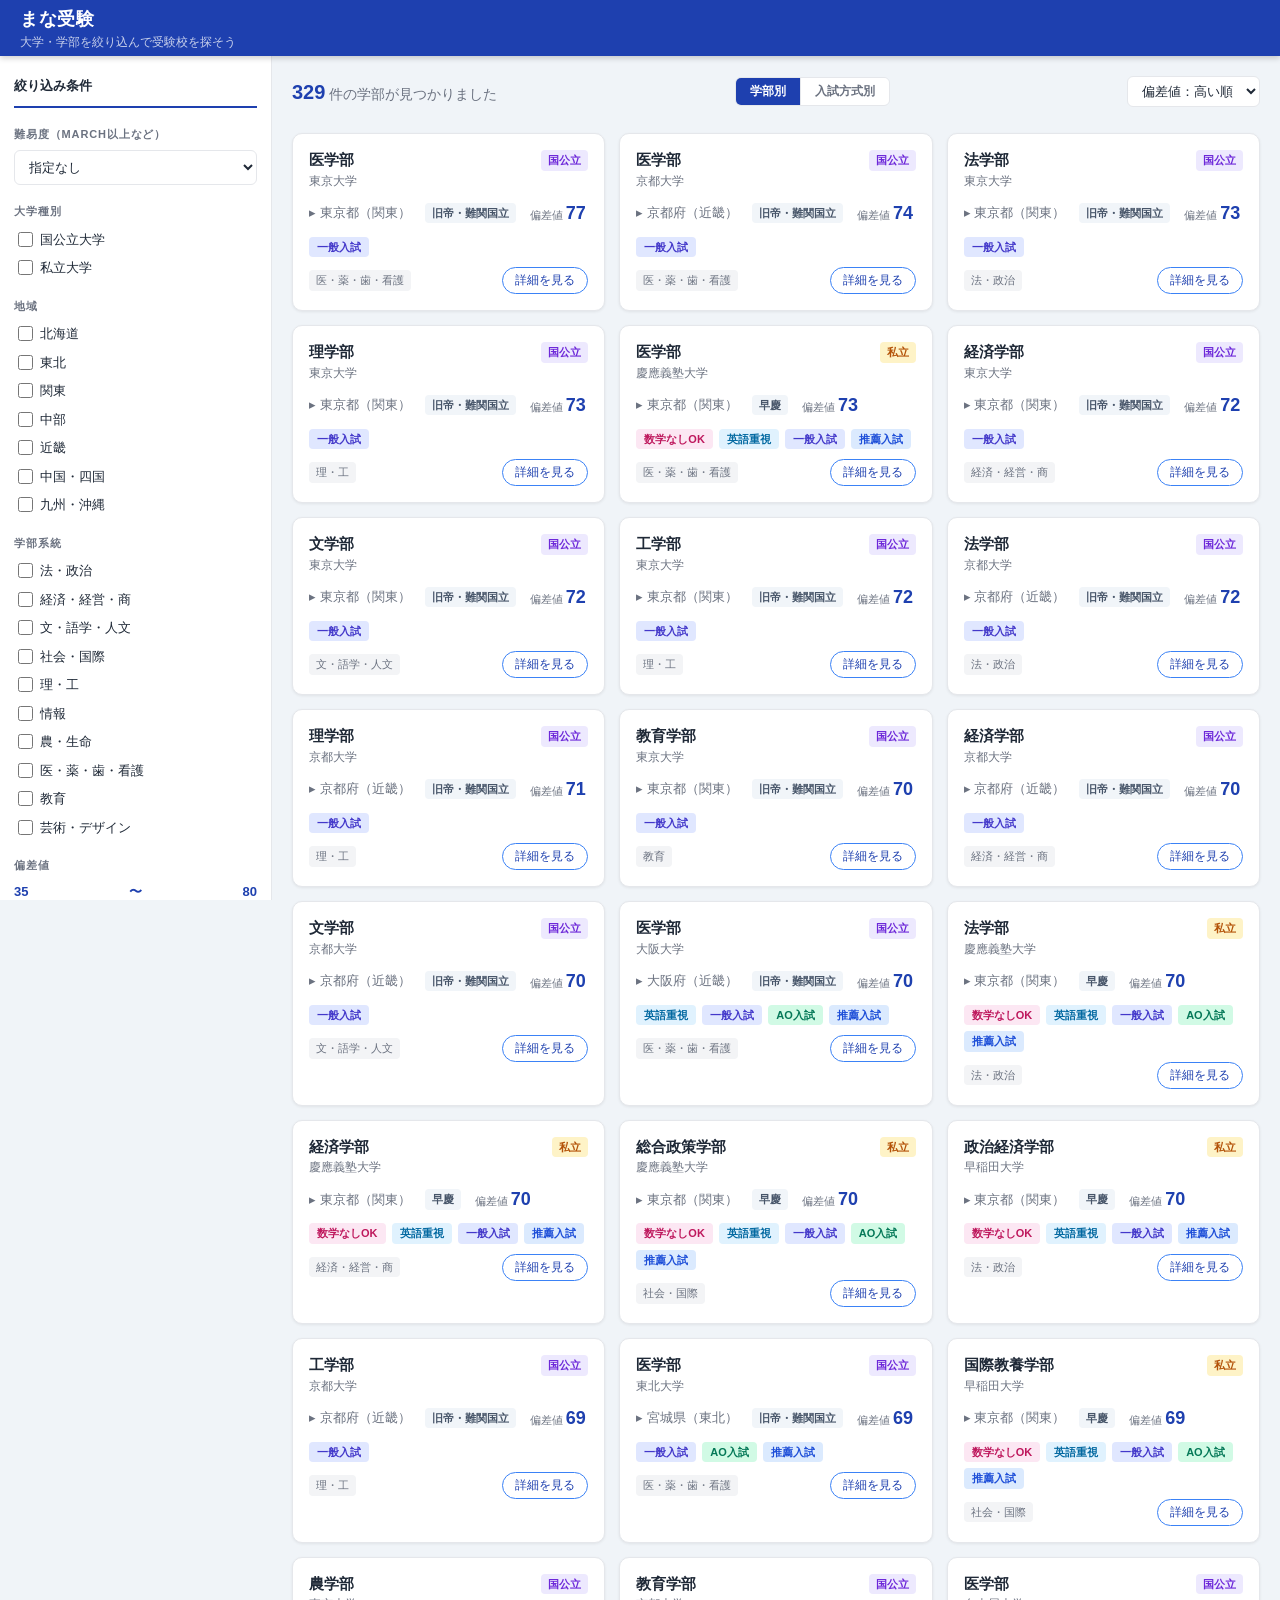
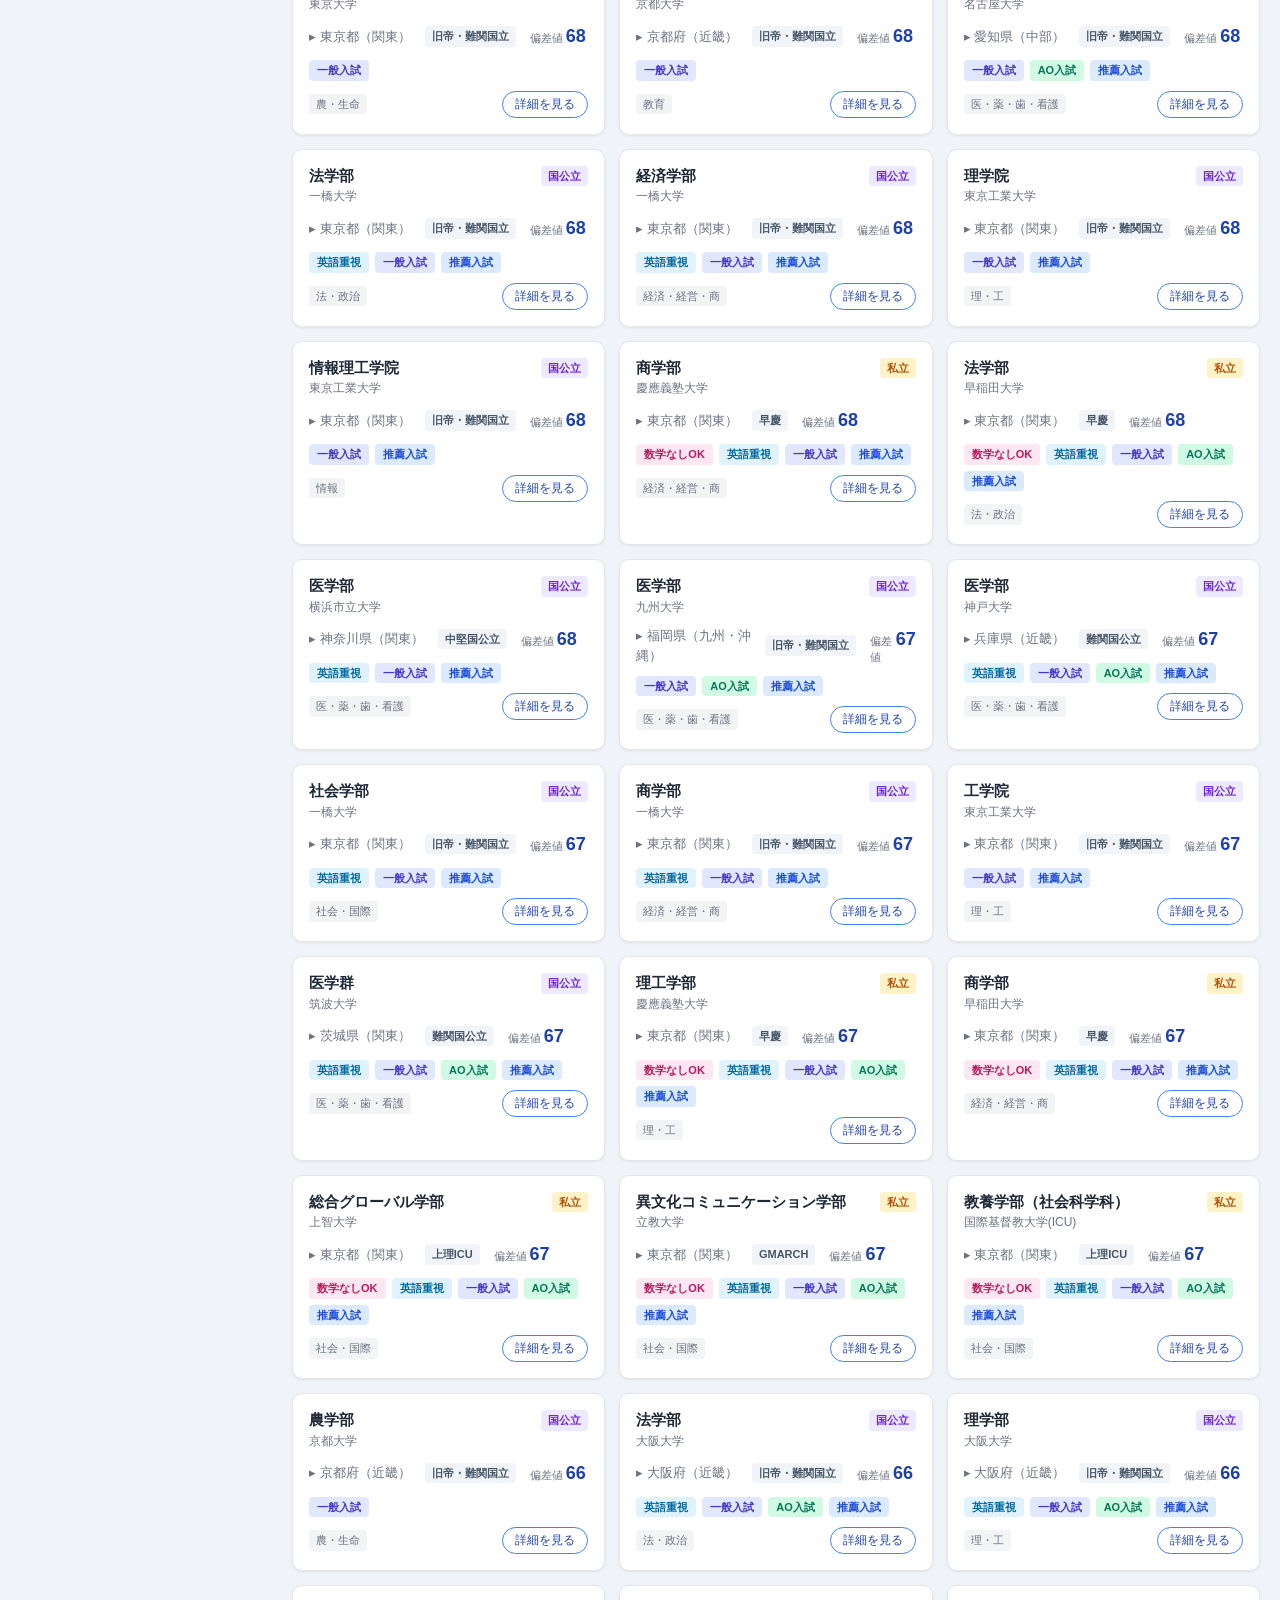
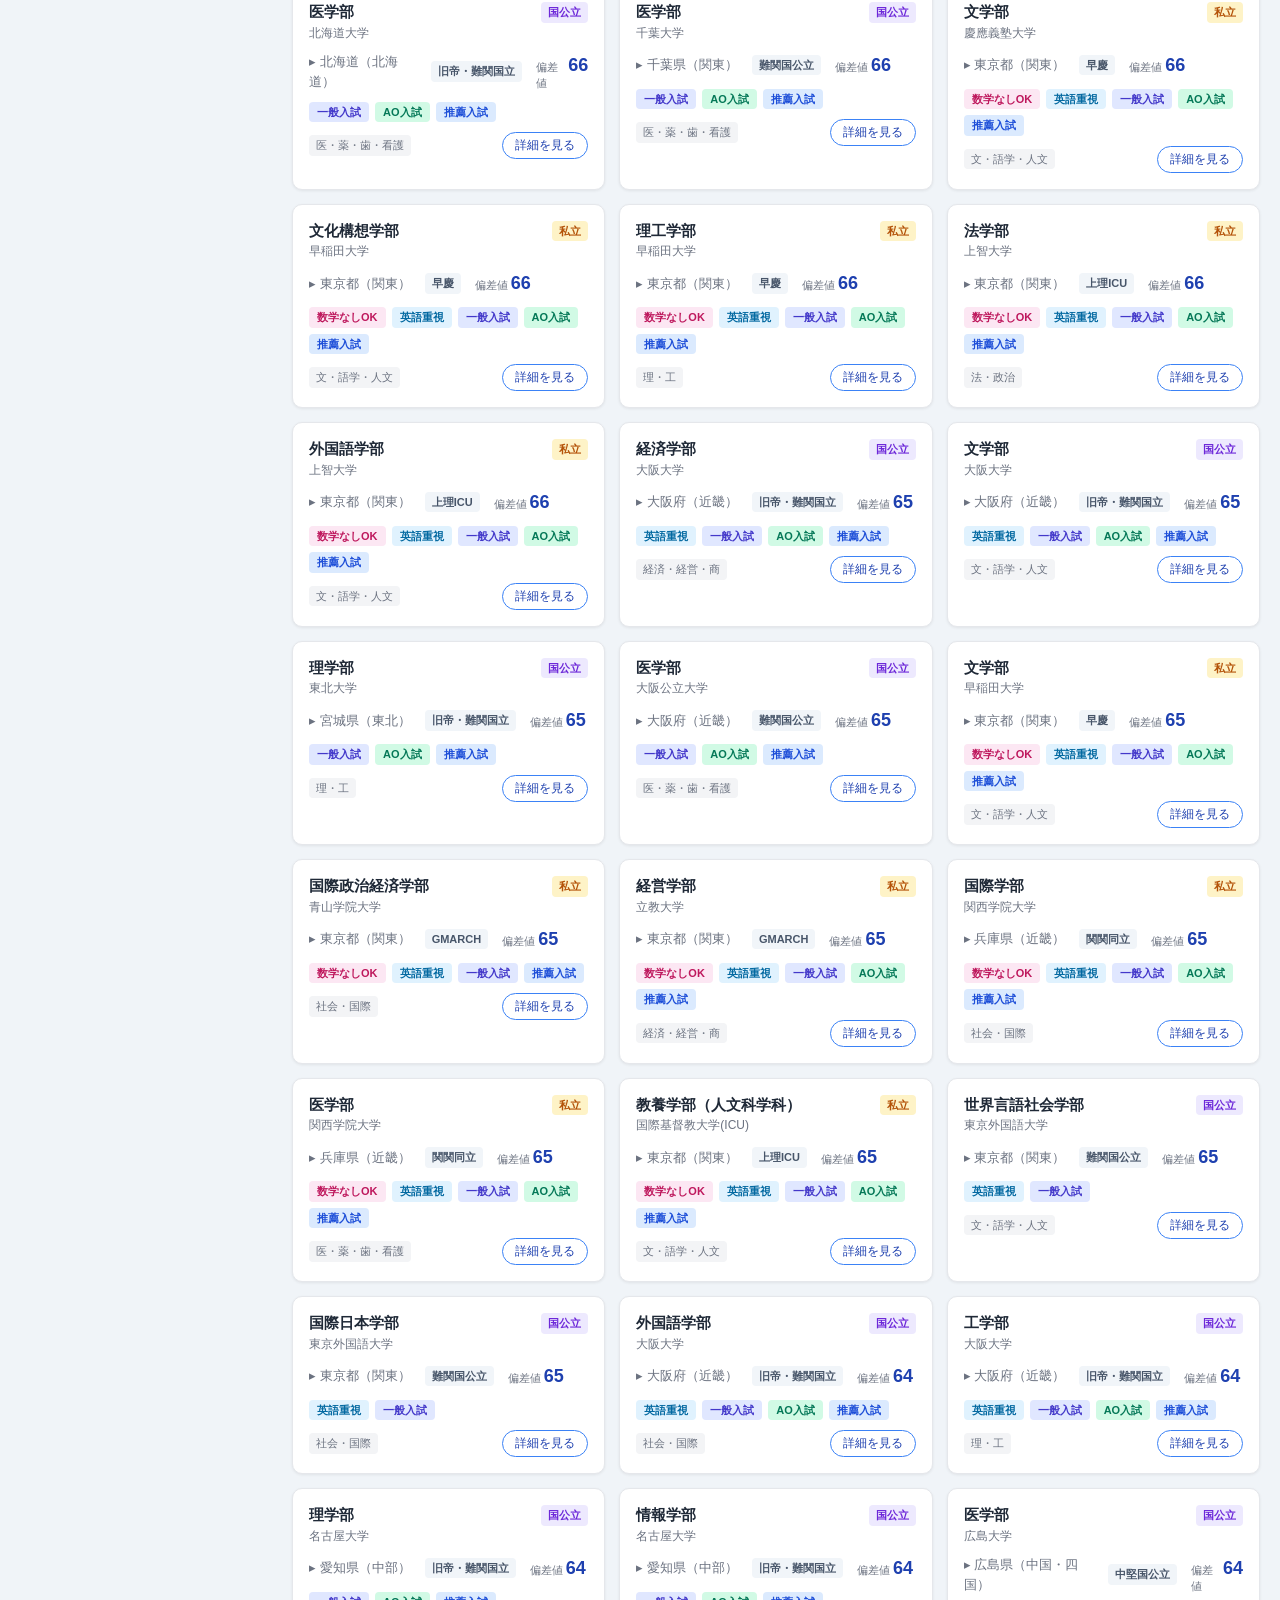
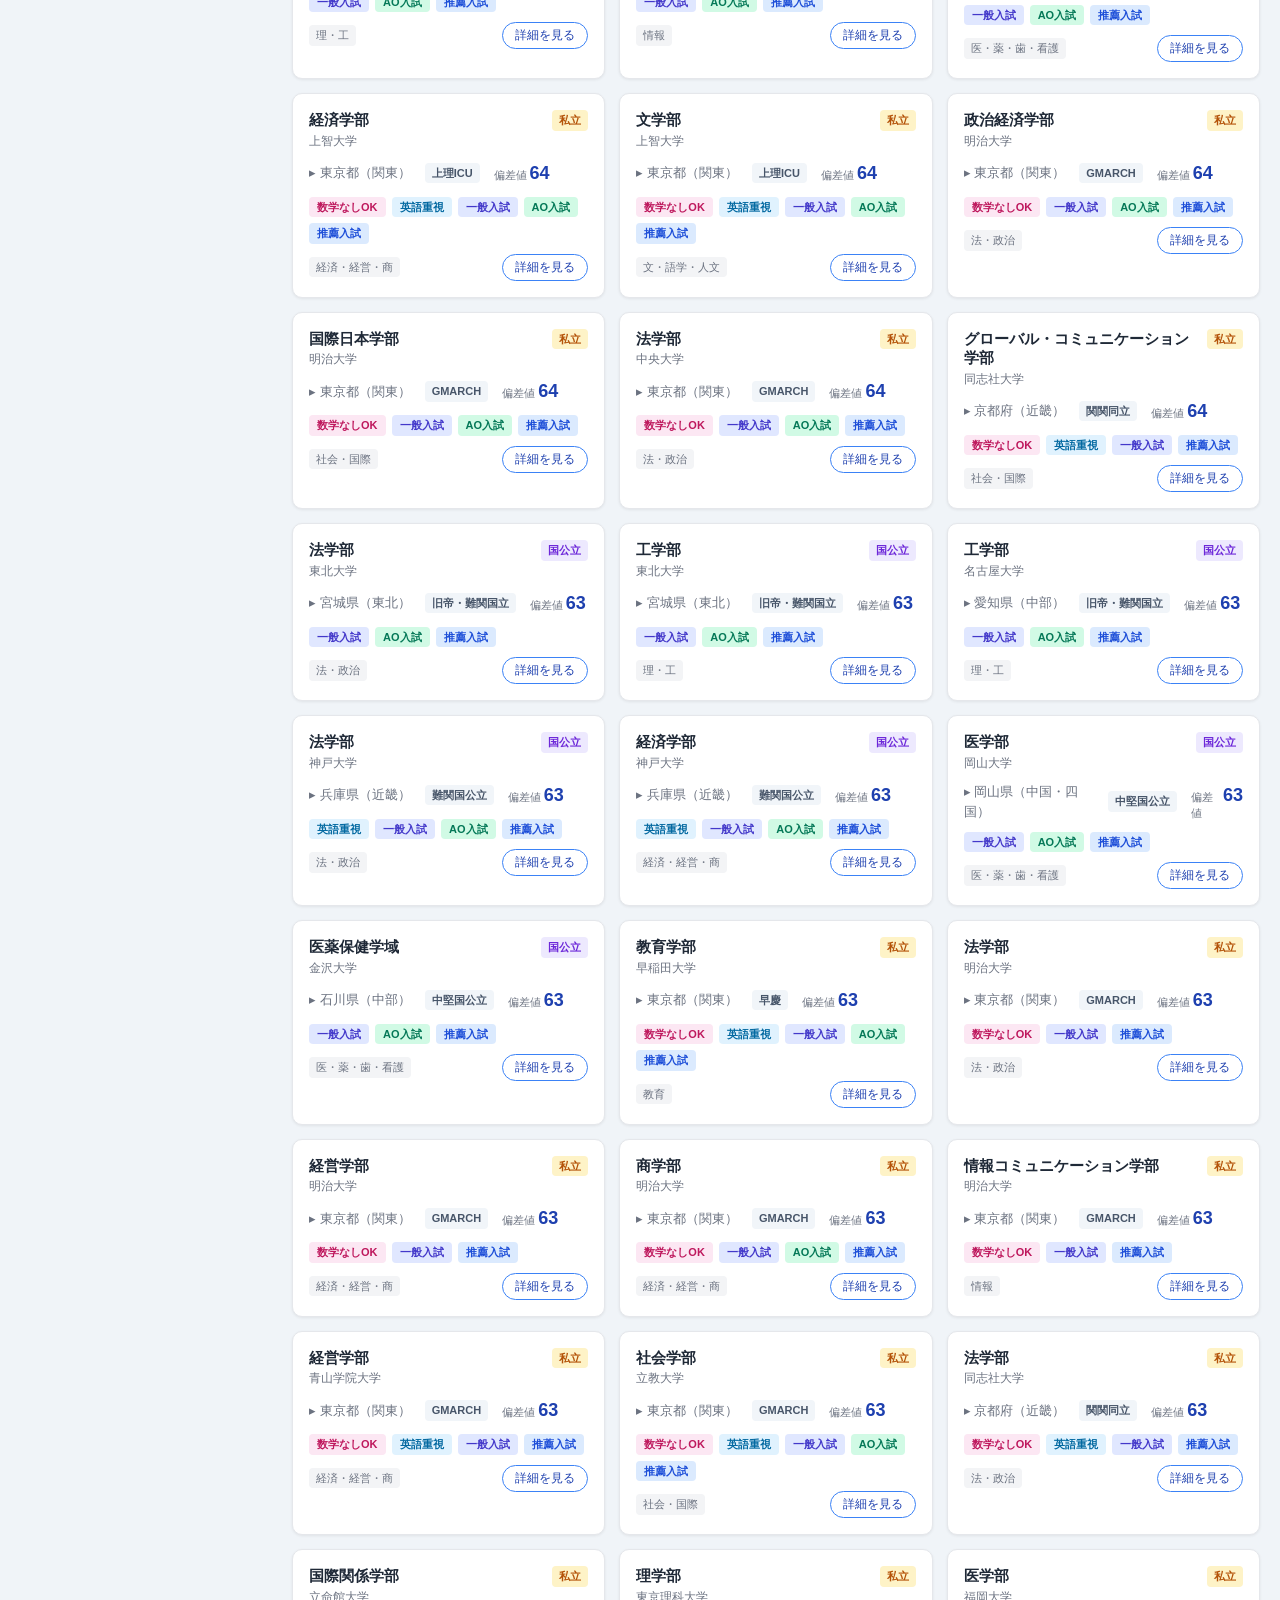
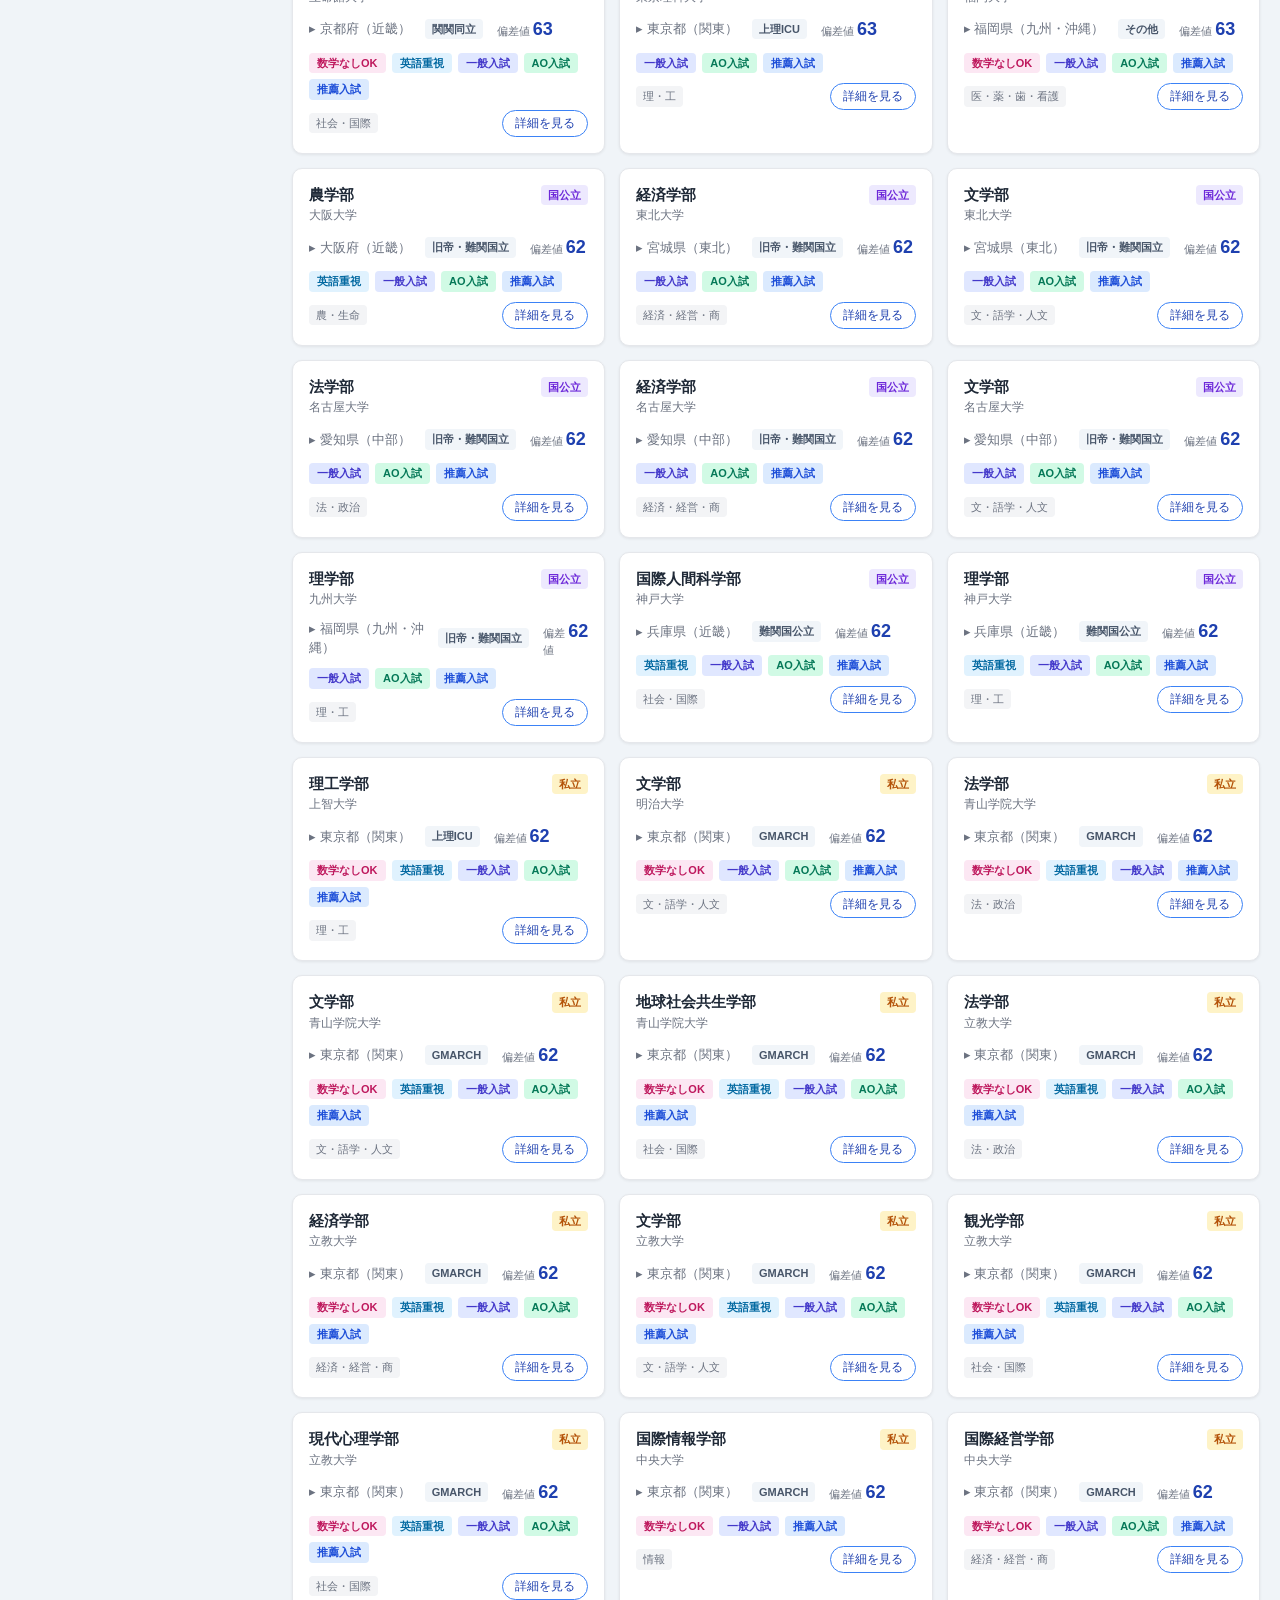
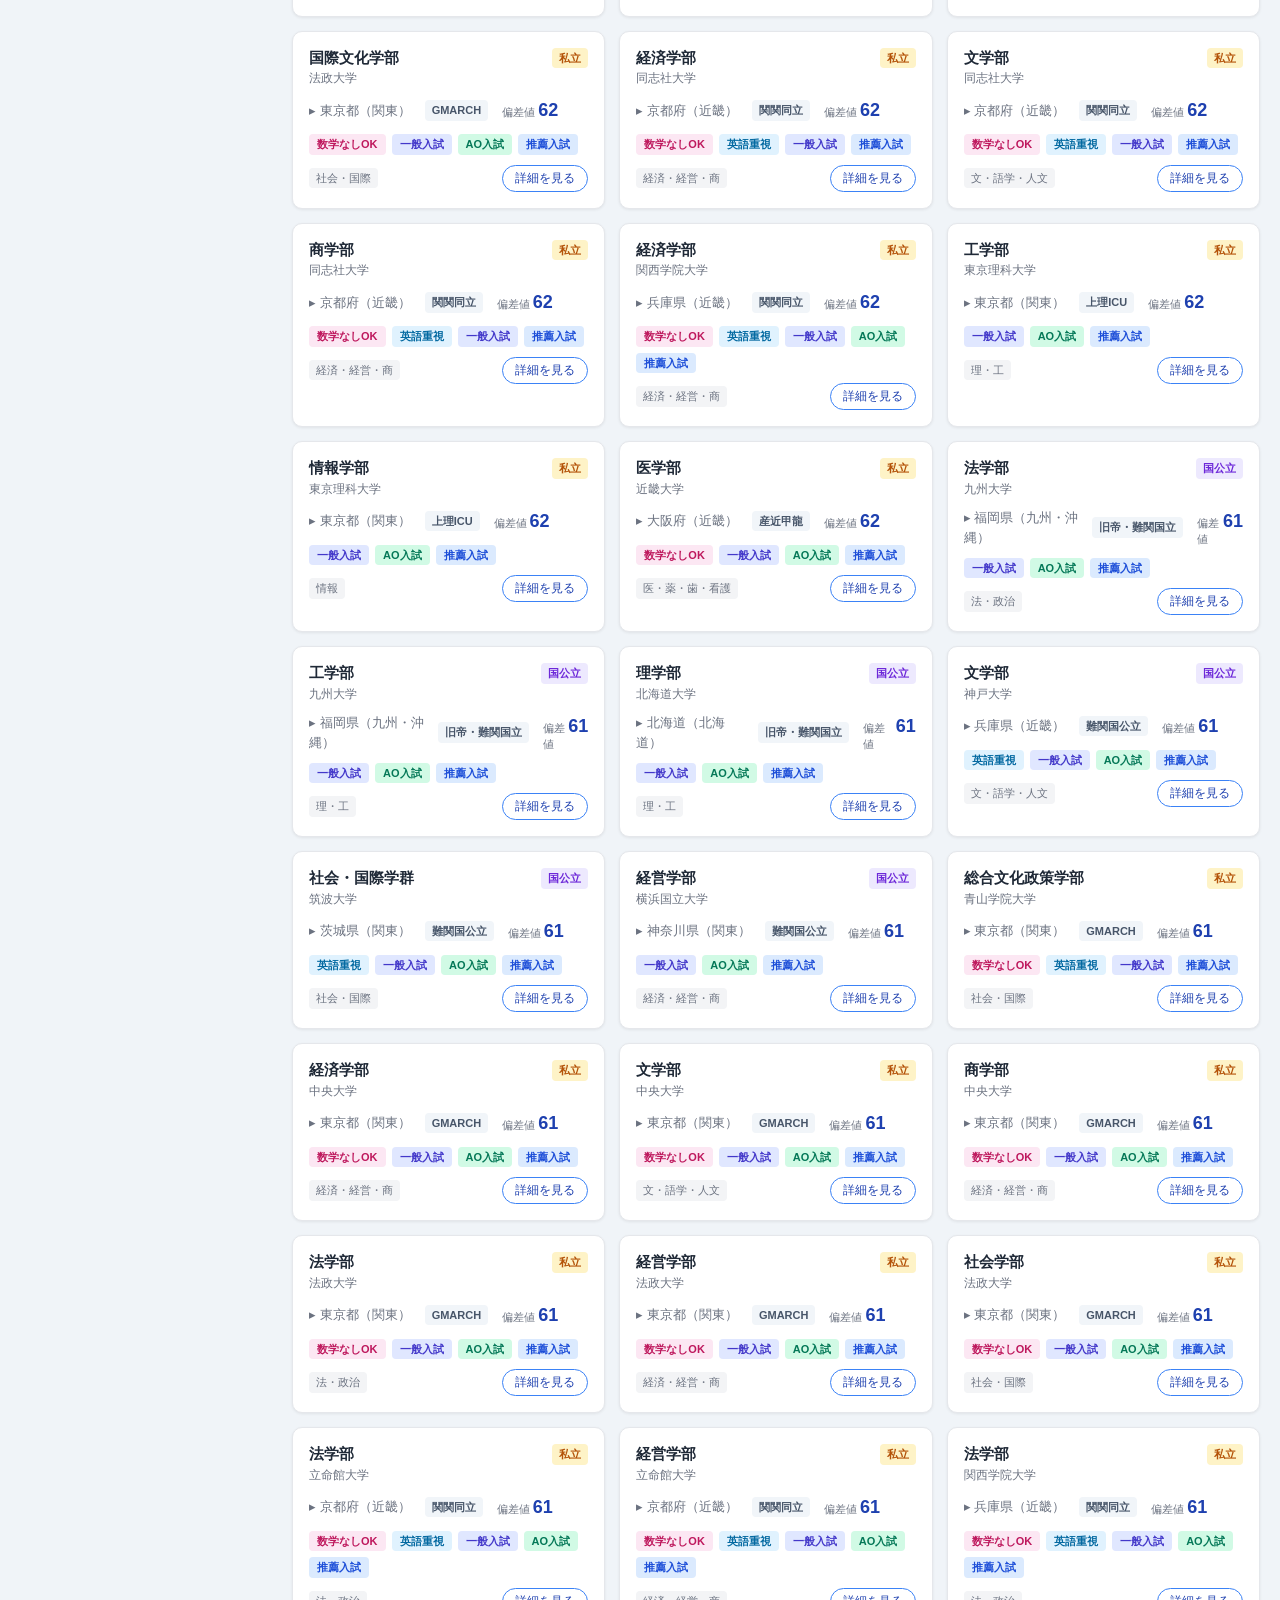
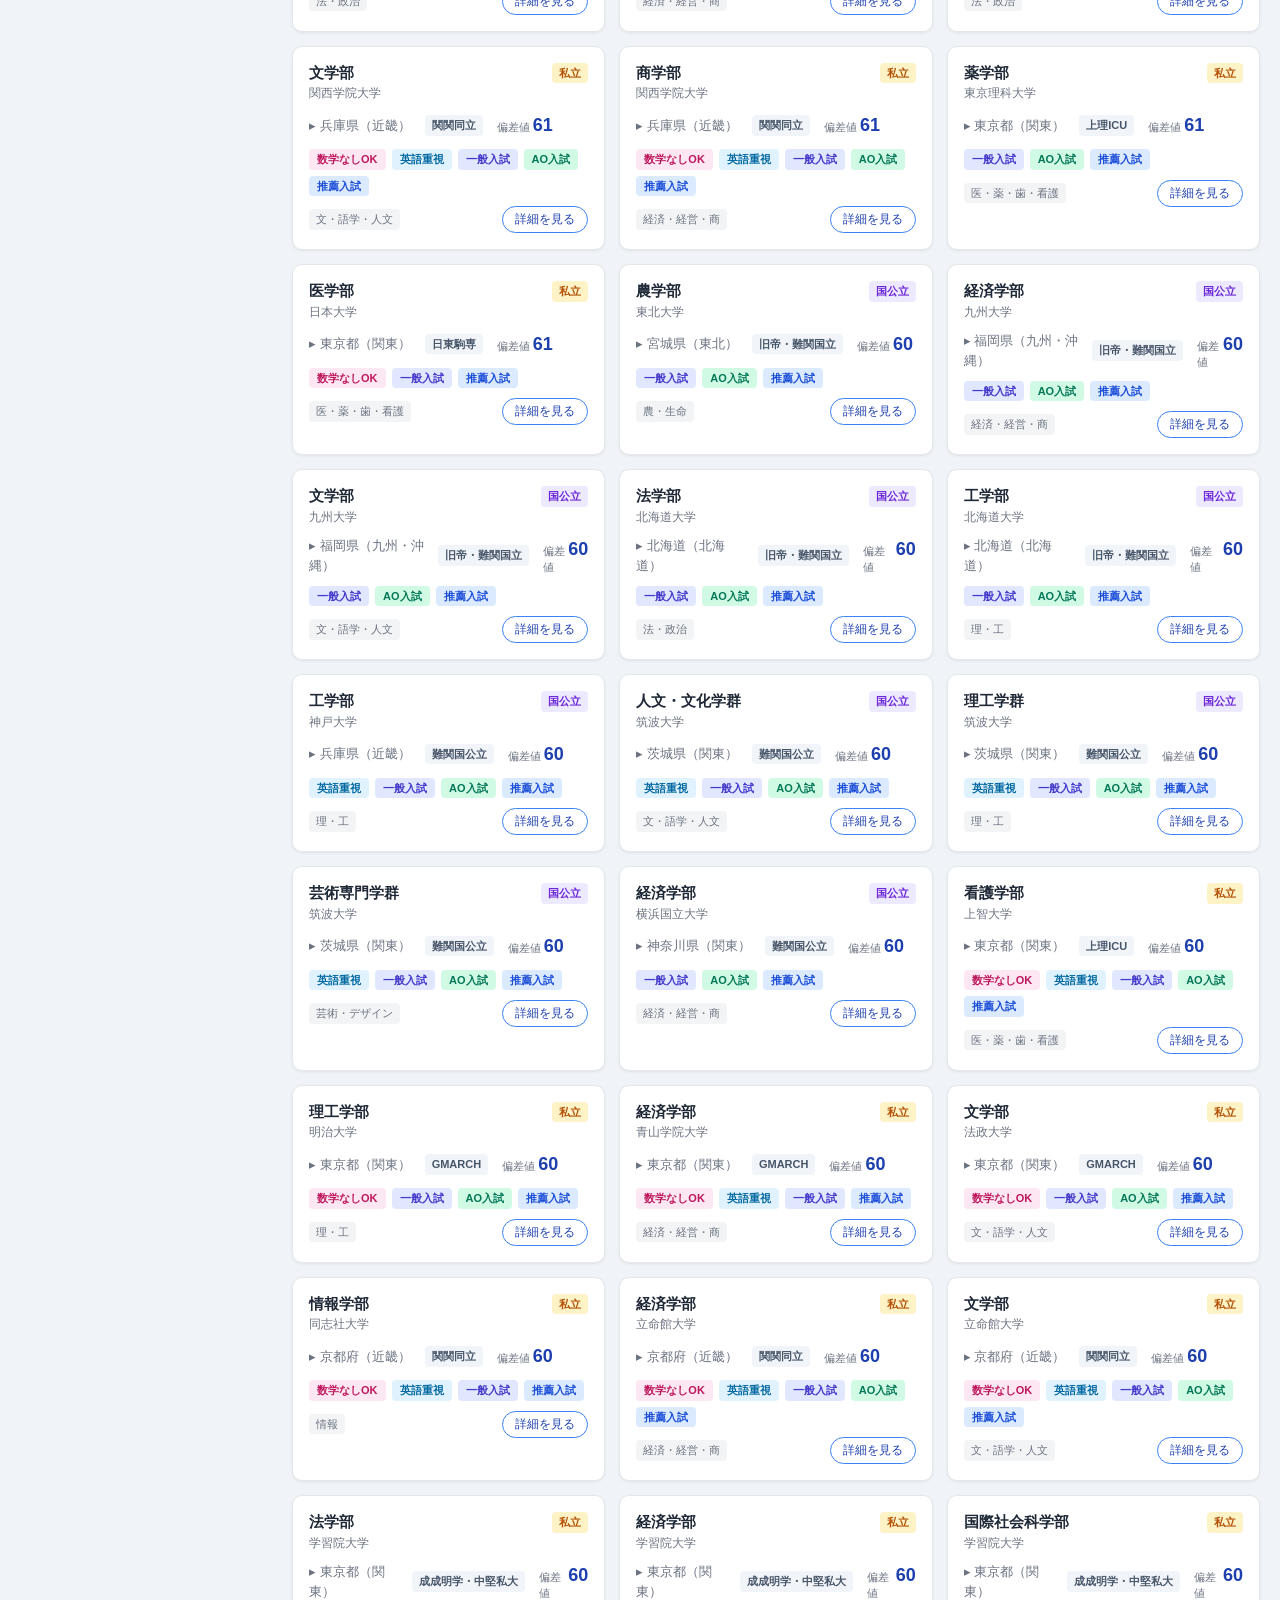
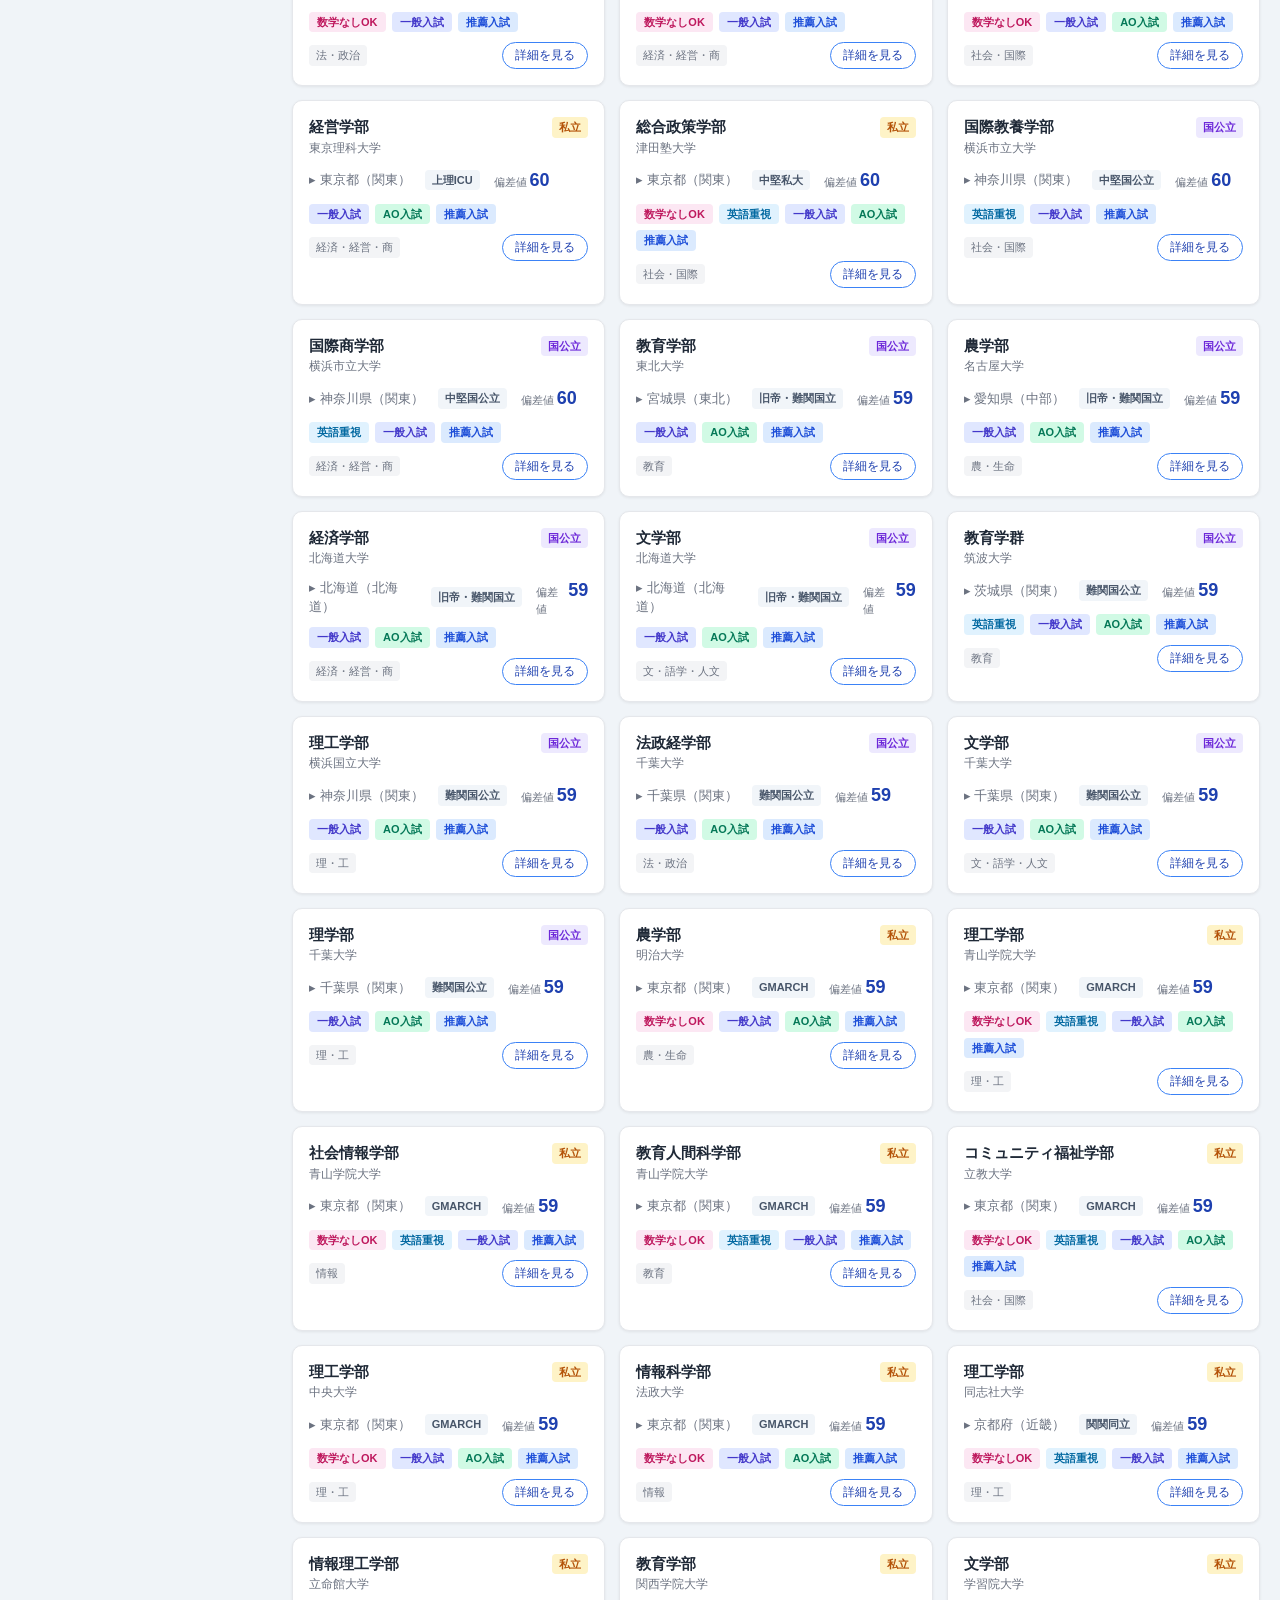
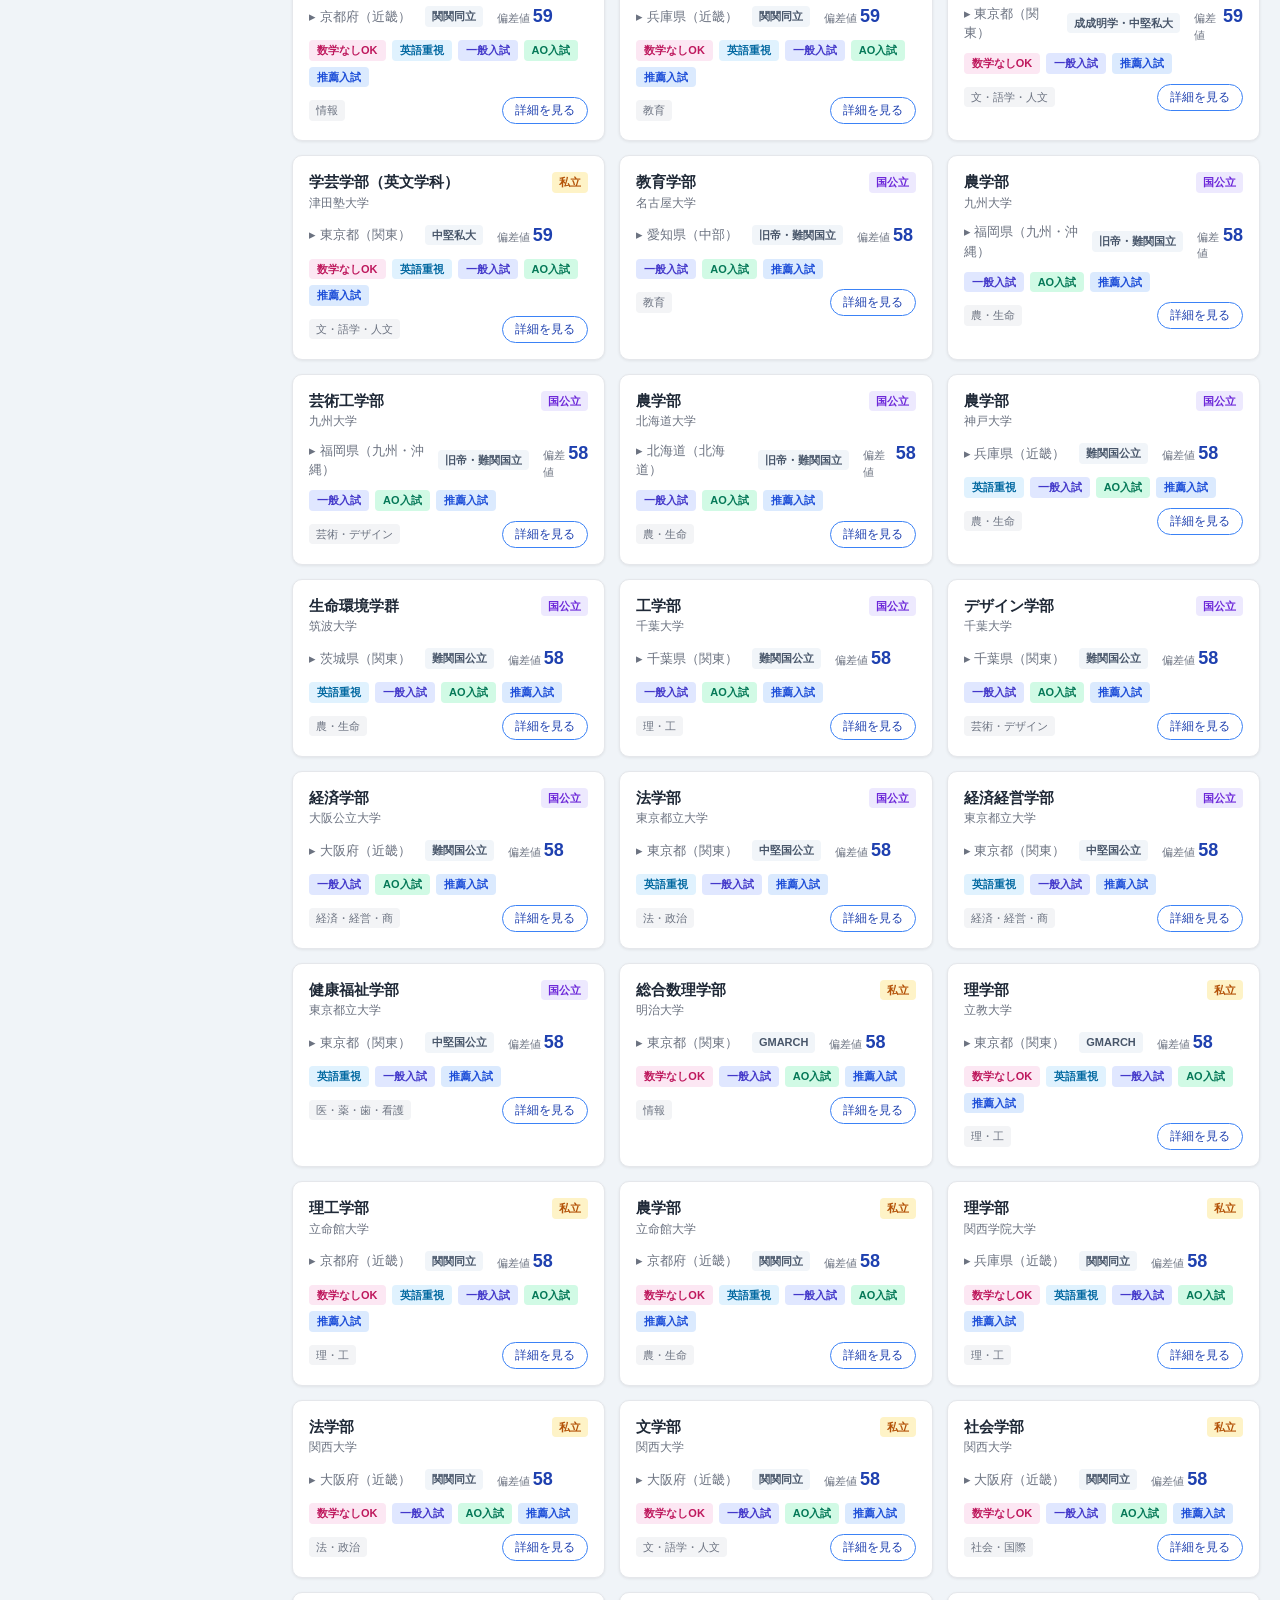
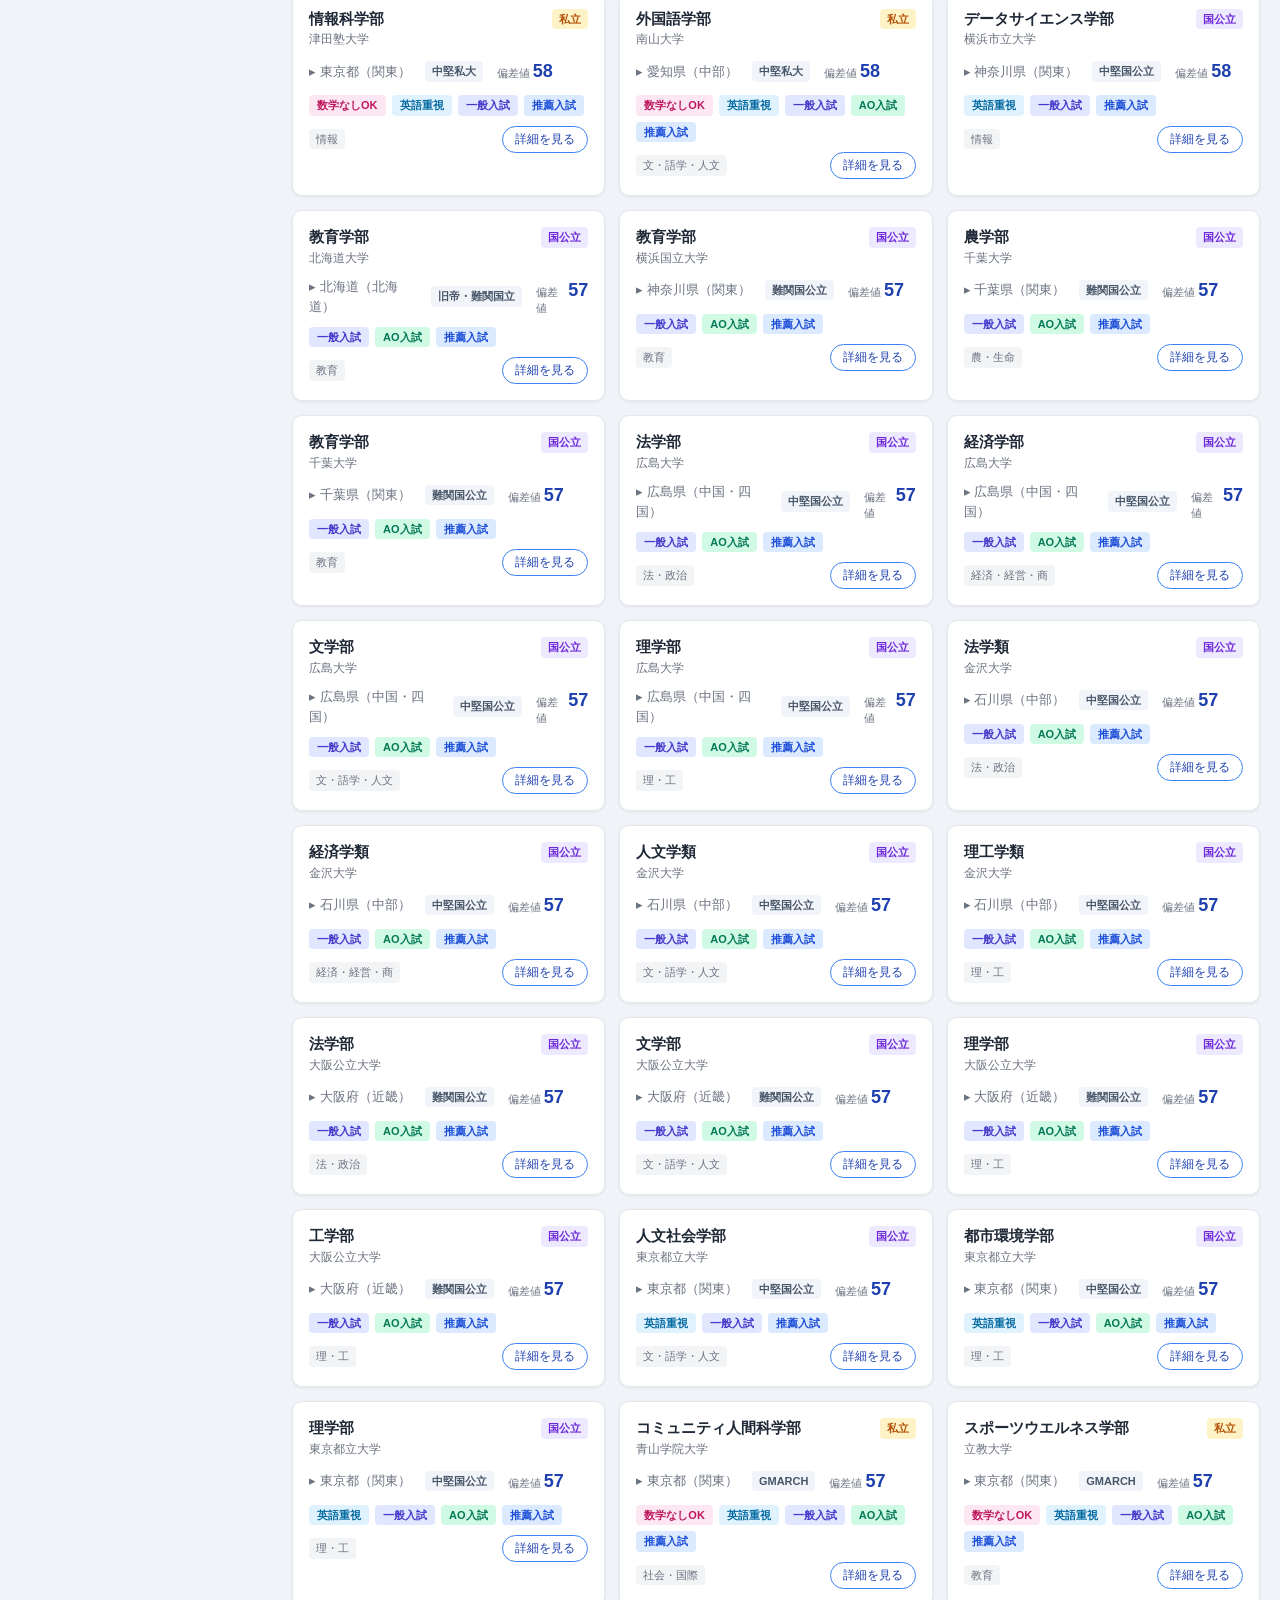
<file: index.html>
<!DOCTYPE html>
<html lang="ja">
<head>
  <meta charset="UTF-8">
  <meta name="viewport" content="width=device-width, initial-scale=1.0">
  <title>まな受験 - 受験校の絞り込み</title>
  <link rel="stylesheet" href="style.css">
</head>
<body>

  <header>
    <div>
      <h1>まな受験</h1>
      <p>大学・学部を絞り込んで受験校を探そう</p>
    </div>
  </header>

  <div class="overlay" id="overlay"></div>

  <div class="layout">

    <!-- ===== Sidebar ===== -->
    <aside class="sidebar" id="sidebar">
      <div class="sidebar-title">
        <span>絞り込み条件</span>
      </div>

      <!-- 難易度グループ -->
      <div class="filter-section">
        <h3>難易度（MARCH以上など）</h3>
        <select class="level-select" id="level-select" aria-label="難易度（下限）">
          <!-- JS で生成 -->
        </select>
      </div>

      <!-- 大学種別 -->
      <div class="filter-section">
        <h3>大学種別</h3>
        <div class="checkbox-group">
          <label class="checkbox-label">
            <input type="checkbox" name="type" value="国公立"> 国公立大学
          </label>
          <label class="checkbox-label">
            <input type="checkbox" name="type" value="私立"> 私立大学
          </label>
        </div>
      </div>

      <!-- 地域 -->
      <div class="filter-section">
        <h3>地域</h3>
        <div class="checkbox-group" id="region-filters">
          <!-- JS で生成 -->
        </div>
      </div>

      <!-- 学部系統 -->
      <div class="filter-section">
        <h3>学部系統</h3>
        <div class="checkbox-group" id="faculty-filters">
          <!-- JS で生成 -->
        </div>
      </div>

      <!-- 偏差値 -->
      <div class="filter-section">
        <h3>偏差値</h3>
        <div class="range-labels">
          <span id="hensachi-min-label">35</span>
          <span>〜</span>
          <span id="hensachi-max-label">80</span>
        </div>
        <div class="range-sliders">
          <input type="range" id="hensachi-min" min="35" max="80" value="35" step="1" aria-label="偏差値 最小">
          <input type="range" id="hensachi-max" min="35" max="80" value="80" step="1" aria-label="偏差値 最大">
        </div>
        <p class="range-note">上：最低値　下：最高値</p>
      </div>

      <!-- 受験科目 -->
      <div class="filter-section">
        <h3>受験科目・得意科目</h3>
        <div class="checkbox-group">
          <label class="checkbox-label">
            <input type="checkbox" id="filter-math"> 数学なしで受験できる
          </label>
          <label class="checkbox-label">
            <input type="checkbox" id="filter-english"> 英語が得意な人向け（英語重視）
          </label>
        </div>
      </div>

      <!-- 入試方式 -->
      <div class="filter-section">
        <h3>入試方式</h3>
        <div class="checkbox-group">
          <label class="checkbox-label">
            <input type="checkbox" id="filter-general"> 一般入試あり
          </label>
          <label class="checkbox-label">
            <input type="checkbox" id="filter-ao"> AO入試あり
          </label>
          <label class="checkbox-label">
            <input type="checkbox" id="filter-suisen"> 推薦入試あり
          </label>
        </div>
      </div>

      <!-- AO入試の選考内容 -->
      <div class="filter-section">
        <h3>AO選考内容で絞る</h3>
        <div class="checkbox-group">
          <label class="checkbox-label">
            <input type="checkbox" name="ao-method" value="小論文"> 小論文あり
          </label>
          <label class="checkbox-label">
            <input type="checkbox" name="ao-method" value="学力試験"> 学力試験あり
          </label>
          <label class="checkbox-label">
            <input type="checkbox" name="ao-method" value="実技"> 実技あり
          </label>
        </div>
      </div>

      <button class="reset-btn" id="reset-btn">条件をすべてリセット</button>
    </aside>

    <!-- ===== Main ===== -->
    <main class="main">

      <button class="filter-toggle-btn" id="filter-toggle-btn">
        &#9776; 絞り込む
      </button>

      <div class="results-header">
        <div class="result-count" id="result-count">
          <strong>0</strong> 件の学部が見つかりました
        </div>
        <div class="view-mode-toggle" role="group" aria-label="表示モード">
          <button class="view-mode-btn active" id="view-btn-faculty">学部別</button>
          <button class="view-mode-btn" id="view-btn-method">入試方式別</button>
        </div>
        <select class="sort-select" id="sort-select" aria-label="並び替え">
          <option value="hensachi-desc">偏差値：高い順</option>
          <option value="hensachi-asc">偏差値：低い順</option>
          <option value="name">五十音順</option>
        </select>
      </div>

      <div class="active-filters" id="active-filters"></div>

      <div class="school-grid" id="school-grid">
        <!-- JS で描画 -->
      </div>

    </main>
  </div>

  <!-- Detail Modal -->
  <div id="detail-modal" class="modal-overlay" role="dialog" aria-modal="true">
    <div class="modal-box">
      <button id="modal-close" class="modal-close" aria-label="閉じる">×</button>
      <div id="modal-content"></div>
    </div>
  </div>

  <script src="data.js"></script>
  <script src="app.js"></script>
</body>
</html>
</file>
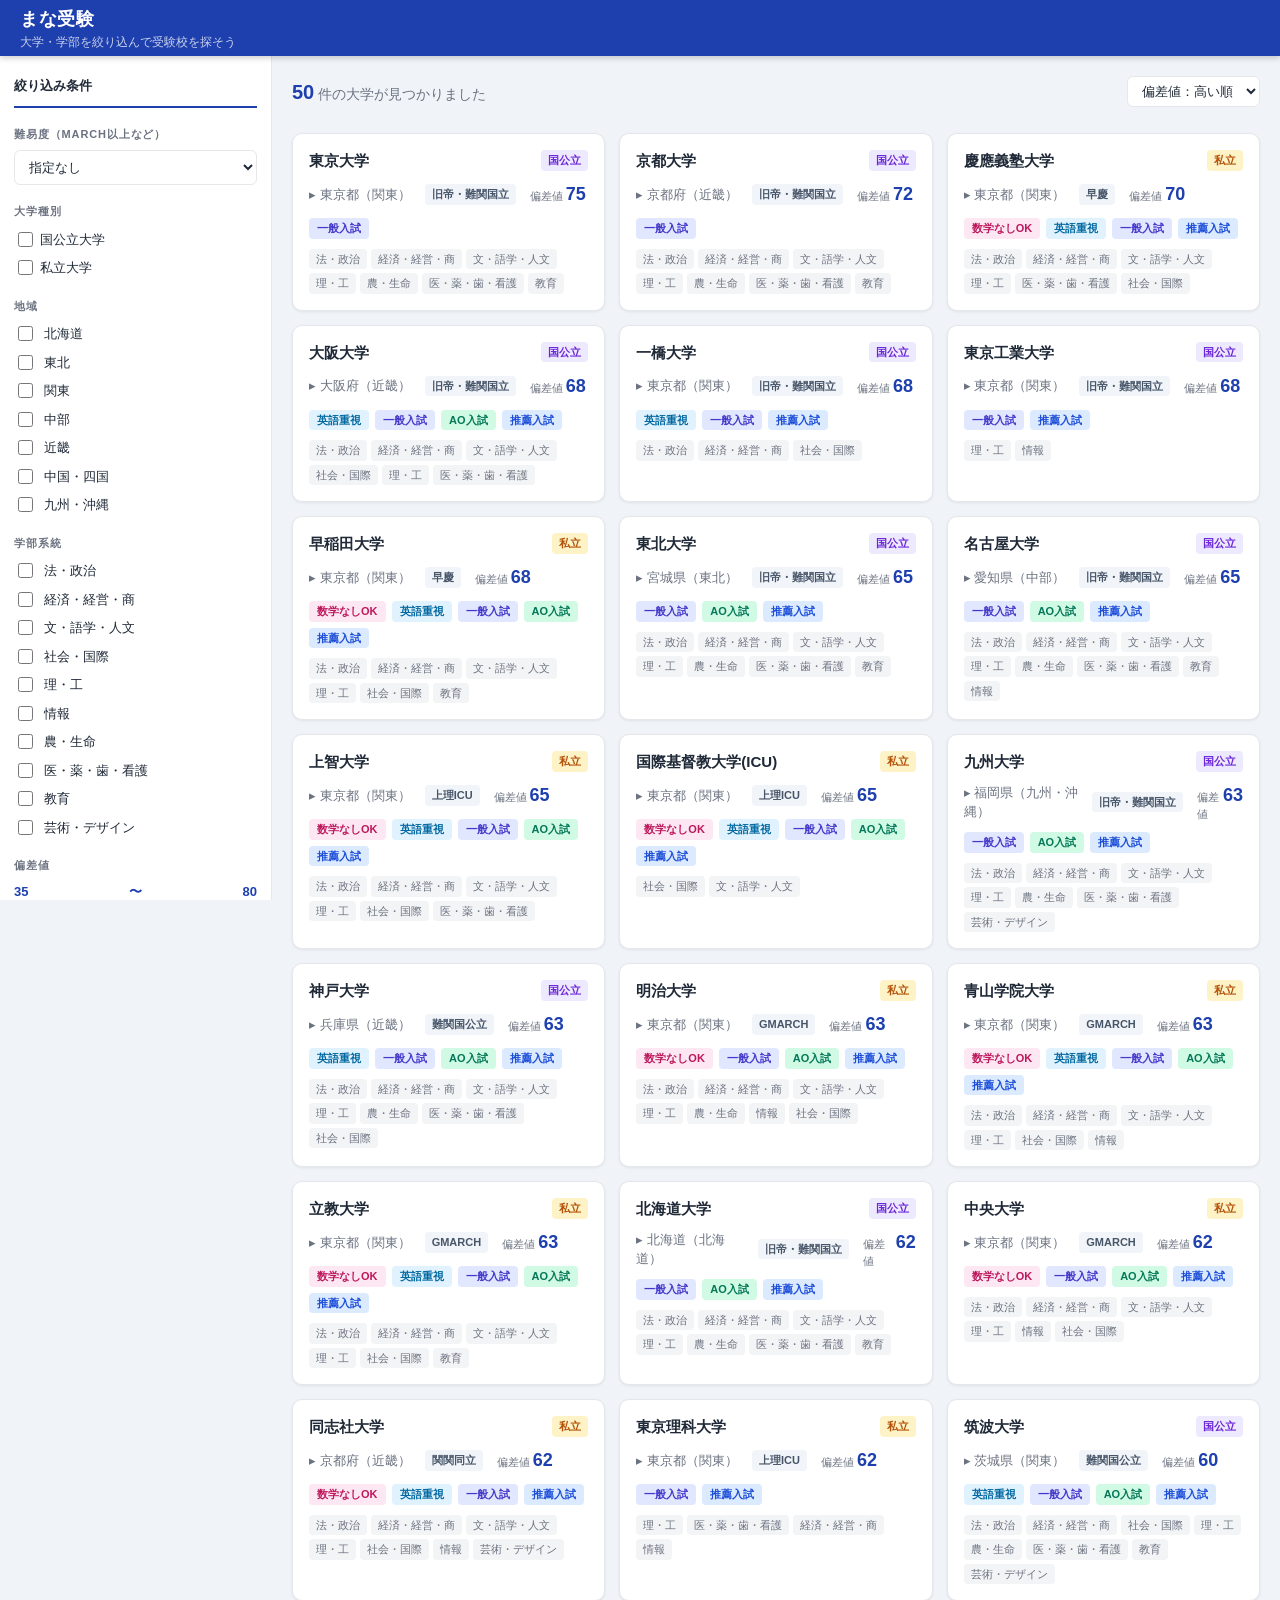
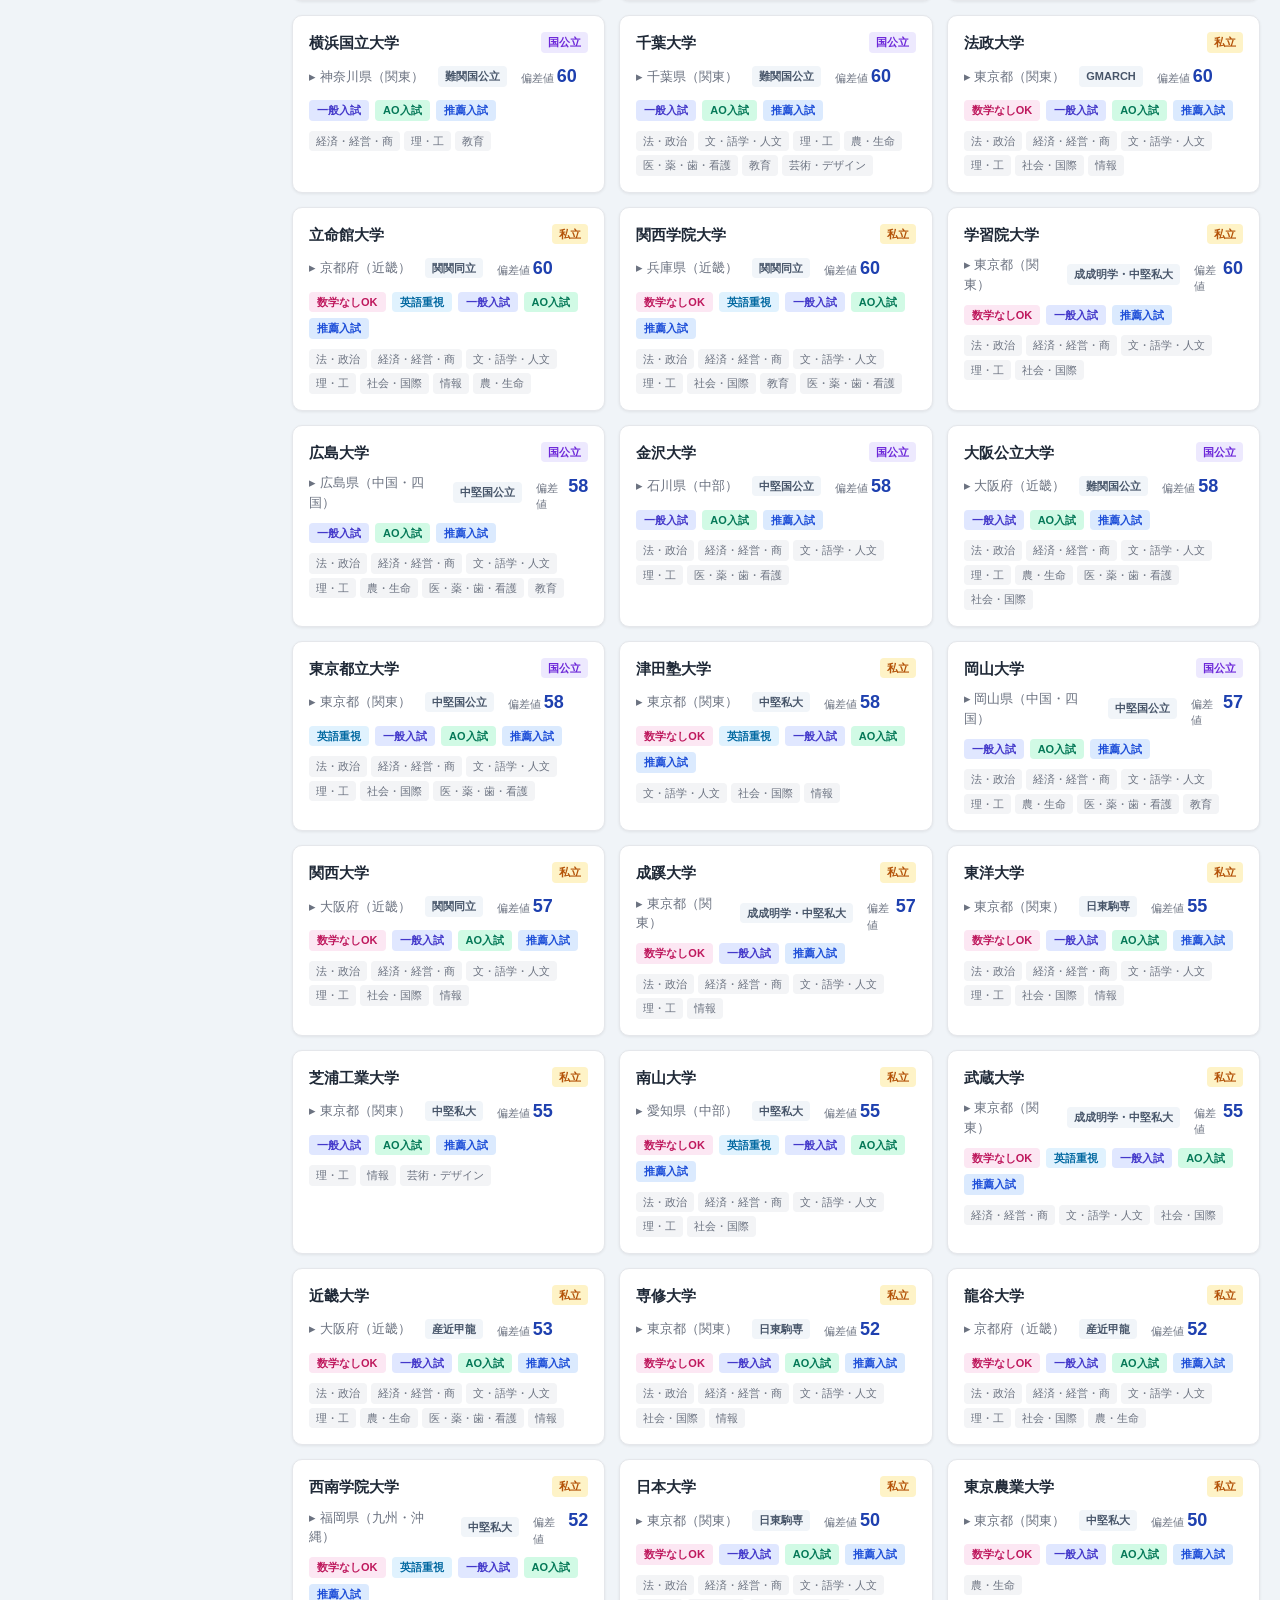
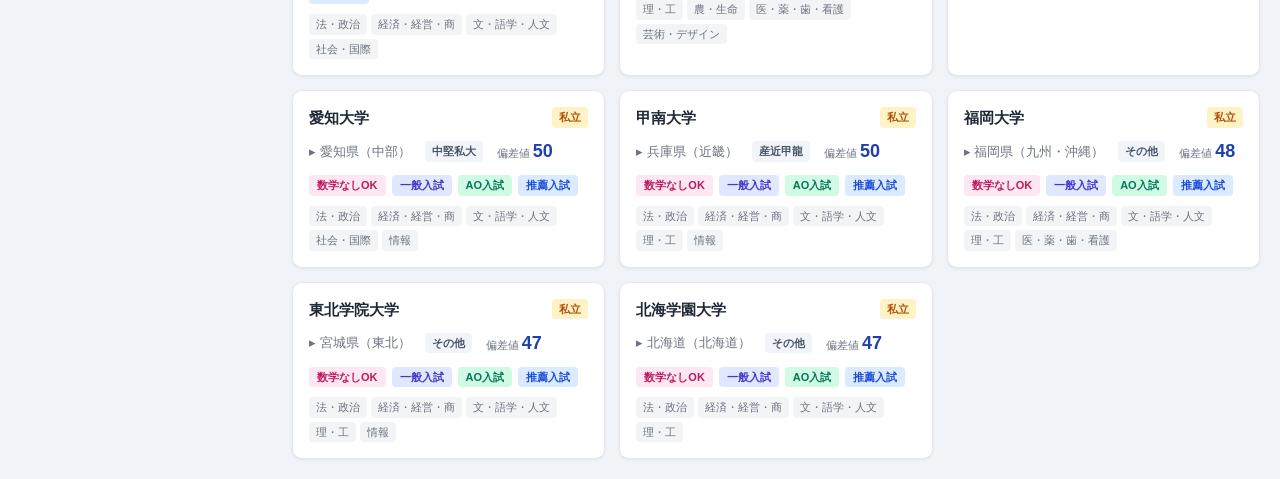
<file: preview.html>
<!DOCTYPE html>
<html lang="ja">
<head>
  <meta charset="UTF-8">
  <meta name="viewport" content="width=device-width, initial-scale=1.0">
  <title>まな受験 - 受験校の絞り込み</title>
  <style>
:root {
  --primary: #1e40af;
  --primary-light: #3b82f6;
  --bg: #f0f4f8;
  --card-bg: #ffffff;
  --text: #1f2937;
  --text-light: #6b7280;
  --border: #e5e7eb;
  --sidebar-width: 272px;
  --badge-kokuritu-bg: #ede9fe;
  --badge-kokuritu: #6d28d9;
  --badge-shiritsu-bg: #fef3c7;
  --badge-shiritsu: #b45309;
  --badge-ao-bg: #d1fae5;
  --badge-ao: #047857;
  --badge-suisen-bg: #dbeafe;
  --badge-suisen: #1d4ed8;
  --header-h: 56px;
}

* { box-sizing: border-box; margin: 0; padding: 0; }

body {
  font-family: 'Hiragino Sans', 'Hiragino Kaku Gothic ProN', 'Meiryo', 'Yu Gothic', sans-serif;
  background: var(--bg);
  color: var(--text);
  font-size: 14px;
  line-height: 1.5;
}

/* ---- Header ---- */
header {
  height: var(--header-h);
  background: var(--primary);
  color: #fff;
  display: flex;
  align-items: center;
  padding: 0 20px;
  gap: 16px;
  box-shadow: 0 2px 6px rgba(0,0,0,0.2);
  position: sticky;
  top: 0;
  z-index: 50;
}

header h1 { font-size: 18px; font-weight: 700; letter-spacing: 0.03em; }
header p  { font-size: 12px; opacity: 0.75; }

/* ---- Layout ---- */
.layout {
  display: flex;
  min-height: calc(100vh - var(--header-h));
}

/* ---- Sidebar ---- */
.sidebar {
  width: var(--sidebar-width);
  flex-shrink: 0;
  background: #fff;
  border-right: 1px solid var(--border);
  padding: 20px 14px;
  overflow-y: auto;
  position: sticky;
  top: var(--header-h);
  height: calc(100vh - var(--header-h));
}

.sidebar-title {
  font-size: 13px;
  font-weight: 700;
  color: var(--text);
  margin-bottom: 18px;
  padding-bottom: 10px;
  border-bottom: 2px solid var(--primary);
  display: flex;
  justify-content: space-between;
  align-items: center;
}

.filter-section {
  margin-bottom: 18px;
}

.filter-section h3 {
  font-size: 11px;
  font-weight: 700;
  color: var(--text-light);
  text-transform: uppercase;
  letter-spacing: 0.08em;
  margin-bottom: 8px;
}

.checkbox-group {
  display: flex;
  flex-direction: column;
  gap: 5px;
}

.checkbox-label {
  display: flex;
  align-items: center;
  gap: 7px;
  cursor: pointer;
  font-size: 13px;
  padding: 2px 4px;
  border-radius: 4px;
  transition: background 0.1s;
}

.checkbox-label:hover { background: var(--bg); }

.checkbox-label input[type="checkbox"] {
  width: 15px;
  height: 15px;
  accent-color: var(--primary);
  cursor: pointer;
  flex-shrink: 0;
}

/* Level select */
.level-select {
  width: 100%;
  padding: 8px 10px;
  border: 1px solid var(--border);
  border-radius: 6px;
  font-size: 13px;
  background: #fff;
  color: var(--text);
  cursor: pointer;
  font-family: inherit;
}

.level-select:focus {
  outline: none;
  border-color: var(--primary);
}

/* Hensachi range */
.range-labels {
  display: flex;
  justify-content: space-between;
  font-size: 13px;
  font-weight: 700;
  color: var(--primary);
  margin-bottom: 6px;
}

.range-sliders {
  display: flex;
  flex-direction: column;
  gap: 4px;
}

input[type="range"] {
  width: 100%;
  height: 4px;
  accent-color: var(--primary);
  cursor: pointer;
}

.range-note {
  font-size: 11px;
  color: var(--text-light);
  margin-top: 2px;
}

.reset-btn {
  width: 100%;
  padding: 8px;
  background: none;
  border: 1px solid var(--border);
  border-radius: 6px;
  font-size: 13px;
  color: var(--text-light);
  cursor: pointer;
  margin-top: 6px;
  transition: all 0.15s;
}

.reset-btn:hover {
  background: var(--bg);
  color: var(--text);
  border-color: #9ca3af;
}

/* ---- Main ---- */
.main {
  flex: 1;
  padding: 20px;
  min-width: 0;
}

.results-header {
  display: flex;
  align-items: center;
  justify-content: space-between;
  margin-bottom: 12px;
  flex-wrap: wrap;
  gap: 8px;
}

.result-count {
  font-size: 14px;
  color: var(--text-light);
}

.result-count strong {
  font-size: 20px;
  color: var(--primary);
  font-weight: 700;
}

.sort-select {
  padding: 6px 10px;
  border: 1px solid var(--border);
  border-radius: 6px;
  font-size: 13px;
  background: #fff;
  color: var(--text);
  cursor: pointer;
}

/* Active filter tags */
.active-filters {
  display: flex;
  flex-wrap: wrap;
  gap: 6px;
  margin-bottom: 14px;
  min-height: 0;
}

.filter-tag {
  display: inline-flex;
  align-items: center;
  gap: 5px;
  padding: 3px 8px 3px 10px;
  background: #eff6ff;
  color: var(--primary);
  border: 1px solid #bfdbfe;
  border-radius: 99px;
  font-size: 12px;
  font-weight: 500;
}

.filter-tag-remove {
  background: none;
  border: none;
  cursor: pointer;
  color: var(--primary);
  font-size: 15px;
  line-height: 1;
  padding: 0;
  opacity: 0.6;
  display: flex;
  align-items: center;
}

.filter-tag-remove:hover { opacity: 1; }

/* School grid */
.school-grid {
  display: grid;
  grid-template-columns: repeat(auto-fill, minmax(280px, 1fr));
  gap: 14px;
}

/* School card */
.school-card {
  background: #fff;
  border-radius: 10px;
  padding: 16px;
  box-shadow: 0 1px 3px rgba(0,0,0,0.07);
  border: 1px solid var(--border);
  transition: box-shadow 0.15s, transform 0.15s;
  display: flex;
  flex-direction: column;
  gap: 10px;
}

.school-card:hover {
  box-shadow: 0 4px 16px rgba(0,0,0,0.11);
  transform: translateY(-2px);
}

.card-top {
  display: flex;
  justify-content: space-between;
  align-items: flex-start;
  gap: 8px;
}

.school-name {
  font-size: 15px;
  font-weight: 700;
  color: var(--text);
  line-height: 1.4;
  flex: 1;
}

.type-badge {
  display: inline-block;
  padding: 2px 7px;
  border-radius: 4px;
  font-size: 11px;
  font-weight: 700;
  white-space: nowrap;
  flex-shrink: 0;
}

.type-badge.kokuritu {
  background: var(--badge-kokuritu-bg);
  color: var(--badge-kokuritu);
}

.type-badge.shiritsu {
  background: var(--badge-shiritsu-bg);
  color: var(--badge-shiritsu);
}

.group-badge {
  display: inline-block;
  padding: 2px 7px;
  border-radius: 4px;
  font-size: 11px;
  font-weight: 700;
  background: #f1f5f9;
  color: #475569;
  white-space: nowrap;
}

.card-meta {
  display: flex;
  align-items: center;
  gap: 14px;
  font-size: 13px;
  color: var(--text-light);
}

.meta-location::before { content: "▸ "; }

.meta-hensachi {
  display: flex;
  align-items: baseline;
  gap: 3px;
}

.meta-hensachi-label { font-size: 11px; }

.meta-hensachi-value {
  font-size: 18px;
  font-weight: 700;
  color: var(--primary);
}

.admission-badges {
  display: flex;
  gap: 6px;
  flex-wrap: wrap;
}

.badge {
  padding: 2px 8px;
  border-radius: 4px;
  font-size: 11px;
  font-weight: 700;
}

.badge-general { background: #e0e7ff; color: #4338ca; }
.badge-ao    { background: var(--badge-ao-bg);    color: var(--badge-ao); }
.badge-suisen { background: var(--badge-suisen-bg); color: var(--badge-suisen); }
.badge-none  { background: #f3f4f6; color: var(--text-light); }
.badge-math    { background: #fce7f3; color: #be185d; }
.badge-english { background: #e0f2fe; color: #0369a1; }

.card-categories {
  display: flex;
  flex-wrap: wrap;
  gap: 4px;
}

.cat-tag {
  padding: 2px 7px;
  background: #f3f4f6;
  color: var(--text-light);
  border-radius: 4px;
  font-size: 11px;
}

/* Empty state */
.empty-state {
  grid-column: 1 / -1;
  text-align: center;
  padding: 60px 20px;
  color: var(--text-light);
}

.empty-state p { font-size: 16px; margin-bottom: 6px; }
.empty-state small { font-size: 13px; }

/* Mobile filter toggle */
.filter-toggle-btn {
  display: none;
  align-items: center;
  gap: 6px;
  padding: 8px 14px;
  background: var(--primary);
  color: #fff;
  border: none;
  border-radius: 6px;
  font-size: 14px;
  cursor: pointer;
  margin-bottom: 14px;
  font-family: inherit;
}

.overlay {
  display: none;
  position: fixed;
  inset: 0;
  background: rgba(0,0,0,0.45);
  z-index: 99;
}

.overlay.active { display: block; }

/* ---- Responsive ---- */
@media (max-width: 768px) {
  .sidebar {
    position: fixed;
    top: 0;
    left: -100%;
    height: 100vh;
    z-index: 100;
    width: 280px;
    transition: left 0.25s ease;
    box-shadow: 4px 0 20px rgba(0,0,0,0.15);
  }

  .sidebar.open { left: 0; }

  .filter-toggle-btn { display: flex; }

  .school-grid { grid-template-columns: 1fr; }

  .main { padding: 14px; }

  header { padding: 0 14px; }
}

</style>
</head>
<body>

  <header>
    <div>
      <h1>まな受験</h1>
      <p>大学・学部を絞り込んで受験校を探そう</p>
    </div>
  </header>

  <div class="overlay" id="overlay"></div>

  <div class="layout">

    <!-- ===== Sidebar ===== -->
    <aside class="sidebar" id="sidebar">
      <div class="sidebar-title">
        <span>絞り込み条件</span>
      </div>

      <!-- 難易度グループ -->
      <div class="filter-section">
        <h3>難易度（MARCH以上など）</h3>
        <select class="level-select" id="level-select" aria-label="難易度（下限）">
          <!-- JS で生成 -->
        </select>
      </div>

      <!-- 大学種別 -->
      <div class="filter-section">
        <h3>大学種別</h3>
        <div class="checkbox-group">
          <label class="checkbox-label">
            <input type="checkbox" name="type" value="国公立"> 国公立大学
          </label>
          <label class="checkbox-label">
            <input type="checkbox" name="type" value="私立"> 私立大学
          </label>
        </div>
      </div>

      <!-- 地域 -->
      <div class="filter-section">
        <h3>地域</h3>
        <div class="checkbox-group" id="region-filters">
          <!-- JS で生成 -->
        </div>
      </div>

      <!-- 学部系統 -->
      <div class="filter-section">
        <h3>学部系統</h3>
        <div class="checkbox-group" id="faculty-filters">
          <!-- JS で生成 -->
        </div>
      </div>

      <!-- 偏差値 -->
      <div class="filter-section">
        <h3>偏差値</h3>
        <div class="range-labels">
          <span id="hensachi-min-label">35</span>
          <span>〜</span>
          <span id="hensachi-max-label">80</span>
        </div>
        <div class="range-sliders">
          <input type="range" id="hensachi-min" min="35" max="80" value="35" step="1" aria-label="偏差値 最小">
          <input type="range" id="hensachi-max" min="35" max="80" value="80" step="1" aria-label="偏差値 最大">
        </div>
        <p class="range-note">上：最低値　下：最高値</p>
      </div>

      <!-- 受験科目 -->
      <div class="filter-section">
        <h3>受験科目・得意科目</h3>
        <div class="checkbox-group">
          <label class="checkbox-label">
            <input type="checkbox" id="filter-math"> 数学なしで受験できる
          </label>
          <label class="checkbox-label">
            <input type="checkbox" id="filter-english"> 英語が得意な人向け（英語重視）
          </label>
        </div>
      </div>

      <!-- 入試方式 -->
      <div class="filter-section">
        <h3>入試方式</h3>
        <div class="checkbox-group">
          <label class="checkbox-label">
            <input type="checkbox" id="filter-general"> 一般入試あり
          </label>
          <label class="checkbox-label">
            <input type="checkbox" id="filter-ao"> AO入試あり
          </label>
          <label class="checkbox-label">
            <input type="checkbox" id="filter-suisen"> 推薦入試あり
          </label>
        </div>
      </div>

      <button class="reset-btn" id="reset-btn">条件をすべてリセット</button>
    </aside>

    <!-- ===== Main ===== -->
    <main class="main">

      <button class="filter-toggle-btn" id="filter-toggle-btn">
        &#9776; 絞り込む
      </button>

      <div class="results-header">
        <div class="result-count" id="result-count">
          <strong>0</strong> 件の大学が見つかりました
        </div>
        <select class="sort-select" id="sort-select" aria-label="並び替え">
          <option value="hensachi-desc">偏差値：高い順</option>
          <option value="hensachi-asc">偏差値：低い順</option>
          <option value="name">五十音順</option>
        </select>
      </div>

      <div class="active-filters" id="active-filters"></div>

      <div class="school-grid" id="school-grid">
        <!-- JS で描画 -->
      </div>

    </main>
  </div>

  <script>
const REGIONS = ["北海道", "東北", "関東", "中部", "近畿", "中国・四国", "九州・沖縄"];

const FACULTY_CATEGORIES = [
  "法・政治",
  "経済・経営・商",
  "文・語学・人文",
  "社会・国際",
  "理・工",
  "情報",
  "農・生命",
  "医・薬・歯・看護",
  "教育",
  "芸術・デザイン"
];

// 難易度グループ（下限）の選択肢。値が小さいほど難関。
// groupRank が値以下の大学が表示される。
const DIFFICULTY_LEVELS = [
  { value: 99, label: "指定なし" },
  { value: 5,  label: "中堅以上（日東駒専・産近甲龍クラス〜）" },
  { value: 3,  label: "難関以上（MARCH・関関同立クラス〜）" },
  { value: 2,  label: "上位難関以上（上理ICU・難関国公立〜）" },
  { value: 1,  label: "最難関のみ（旧帝・早慶クラス）" }
];

// 各大学の属性
//  groupRank       : 難易度ランク（1=最難関 〜 6=その他）
//  group           : 難易度グループのラベル
//  mathOptional    : 数学を使わずに受験できる学部・方式がある
//  englishEmphasis : 英語重視・英語が得意な人に向いた学部・方式がある
const schools = [
  // ========== 国公立大学 ==========
  {
    id: 1, name: "東京大学", type: "国公立",
    prefecture: "東京都", region: "関東",
    hensachi: 75, groupRank: 1, group: "旧帝・難関国立",
    hasAO: false, hasRecommendation: false, mathOptional: false, englishEmphasis: false,
    categories: ["法・政治", "経済・経営・商", "文・語学・人文", "理・工", "農・生命", "医・薬・歯・看護", "教育"]
  },
  {
    id: 2, name: "京都大学", type: "国公立",
    prefecture: "京都府", region: "近畿",
    hensachi: 72, groupRank: 1, group: "旧帝・難関国立",
    hasAO: false, hasRecommendation: false, mathOptional: false, englishEmphasis: false,
    categories: ["法・政治", "経済・経営・商", "文・語学・人文", "理・工", "農・生命", "医・薬・歯・看護", "教育"]
  },
  {
    id: 3, name: "大阪大学", type: "国公立",
    prefecture: "大阪府", region: "近畿",
    hensachi: 68, groupRank: 1, group: "旧帝・難関国立",
    hasAO: true, hasRecommendation: true, mathOptional: false, englishEmphasis: true,
    categories: ["法・政治", "経済・経営・商", "文・語学・人文", "社会・国際", "理・工", "医・薬・歯・看護"]
  },
  {
    id: 4, name: "東北大学", type: "国公立",
    prefecture: "宮城県", region: "東北",
    hensachi: 65, groupRank: 1, group: "旧帝・難関国立",
    hasAO: true, hasRecommendation: true, mathOptional: false, englishEmphasis: false,
    categories: ["法・政治", "経済・経営・商", "文・語学・人文", "理・工", "農・生命", "医・薬・歯・看護", "教育"]
  },
  {
    id: 5, name: "名古屋大学", type: "国公立",
    prefecture: "愛知県", region: "中部",
    hensachi: 65, groupRank: 1, group: "旧帝・難関国立",
    hasAO: true, hasRecommendation: true, mathOptional: false, englishEmphasis: false,
    categories: ["法・政治", "経済・経営・商", "文・語学・人文", "理・工", "農・生命", "医・薬・歯・看護", "教育", "情報"]
  },
  {
    id: 6, name: "九州大学", type: "国公立",
    prefecture: "福岡県", region: "九州・沖縄",
    hensachi: 63, groupRank: 1, group: "旧帝・難関国立",
    hasAO: true, hasRecommendation: true, mathOptional: false, englishEmphasis: false,
    categories: ["法・政治", "経済・経営・商", "文・語学・人文", "理・工", "農・生命", "医・薬・歯・看護", "芸術・デザイン"]
  },
  {
    id: 7, name: "北海道大学", type: "国公立",
    prefecture: "北海道", region: "北海道",
    hensachi: 62, groupRank: 1, group: "旧帝・難関国立",
    hasAO: true, hasRecommendation: true, mathOptional: false, englishEmphasis: false,
    categories: ["法・政治", "経済・経営・商", "文・語学・人文", "理・工", "農・生命", "医・薬・歯・看護", "教育"]
  },
  {
    id: 8, name: "神戸大学", type: "国公立",
    prefecture: "兵庫県", region: "近畿",
    hensachi: 63, groupRank: 2, group: "難関国公立",
    hasAO: true, hasRecommendation: true, mathOptional: false, englishEmphasis: true,
    categories: ["法・政治", "経済・経営・商", "文・語学・人文", "理・工", "農・生命", "医・薬・歯・看護", "社会・国際"]
  },
  {
    id: 9, name: "一橋大学", type: "国公立",
    prefecture: "東京都", region: "関東",
    hensachi: 68, groupRank: 1, group: "旧帝・難関国立",
    hasAO: false, hasRecommendation: true, mathOptional: false, englishEmphasis: true,
    categories: ["法・政治", "経済・経営・商", "社会・国際"]
  },
  {
    id: 10, name: "東京工業大学", type: "国公立",
    prefecture: "東京都", region: "関東",
    hensachi: 68, groupRank: 1, group: "旧帝・難関国立",
    hasAO: false, hasRecommendation: true, mathOptional: false, englishEmphasis: false,
    categories: ["理・工", "情報"]
  },
  {
    id: 11, name: "筑波大学", type: "国公立",
    prefecture: "茨城県", region: "関東",
    hensachi: 60, groupRank: 2, group: "難関国公立",
    hasAO: true, hasRecommendation: true, mathOptional: false, englishEmphasis: true,
    categories: ["法・政治", "経済・経営・商", "社会・国際", "理・工", "農・生命", "医・薬・歯・看護", "教育", "芸術・デザイン"]
  },
  {
    id: 12, name: "横浜国立大学", type: "国公立",
    prefecture: "神奈川県", region: "関東",
    hensachi: 60, groupRank: 2, group: "難関国公立",
    hasAO: true, hasRecommendation: true, mathOptional: false, englishEmphasis: false,
    categories: ["経済・経営・商", "理・工", "教育"]
  },
  {
    id: 13, name: "千葉大学", type: "国公立",
    prefecture: "千葉県", region: "関東",
    hensachi: 60, groupRank: 2, group: "難関国公立",
    hasAO: true, hasRecommendation: true, mathOptional: false, englishEmphasis: false,
    categories: ["法・政治", "文・語学・人文", "理・工", "農・生命", "医・薬・歯・看護", "教育", "芸術・デザイン"]
  },
  {
    id: 14, name: "広島大学", type: "国公立",
    prefecture: "広島県", region: "中国・四国",
    hensachi: 58, groupRank: 3, group: "中堅国公立",
    hasAO: true, hasRecommendation: true, mathOptional: false, englishEmphasis: false,
    categories: ["法・政治", "経済・経営・商", "文・語学・人文", "理・工", "農・生命", "医・薬・歯・看護", "教育"]
  },
  {
    id: 15, name: "岡山大学", type: "国公立",
    prefecture: "岡山県", region: "中国・四国",
    hensachi: 57, groupRank: 3, group: "中堅国公立",
    hasAO: true, hasRecommendation: true, mathOptional: false, englishEmphasis: false,
    categories: ["法・政治", "経済・経営・商", "文・語学・人文", "理・工", "農・生命", "医・薬・歯・看護", "教育"]
  },
  {
    id: 16, name: "金沢大学", type: "国公立",
    prefecture: "石川県", region: "中部",
    hensachi: 58, groupRank: 3, group: "中堅国公立",
    hasAO: true, hasRecommendation: true, mathOptional: false, englishEmphasis: false,
    categories: ["法・政治", "経済・経営・商", "文・語学・人文", "理・工", "医・薬・歯・看護"]
  },
  {
    id: 17, name: "大阪公立大学", type: "国公立",
    prefecture: "大阪府", region: "近畿",
    hensachi: 58, groupRank: 2, group: "難関国公立",
    hasAO: true, hasRecommendation: true, mathOptional: false, englishEmphasis: false,
    categories: ["法・政治", "経済・経営・商", "文・語学・人文", "理・工", "農・生命", "医・薬・歯・看護", "社会・国際"]
  },
  {
    id: 18, name: "東京都立大学", type: "国公立",
    prefecture: "東京都", region: "関東",
    hensachi: 58, groupRank: 3, group: "中堅国公立",
    hasAO: true, hasRecommendation: true, mathOptional: false, englishEmphasis: true,
    categories: ["法・政治", "経済・経営・商", "文・語学・人文", "理・工", "社会・国際", "医・薬・歯・看護"]
  },

  // ========== 私立：早慶上智 ==========
  {
    id: 19, name: "慶應義塾大学", type: "私立",
    prefecture: "東京都", region: "関東",
    hensachi: 70, groupRank: 1, group: "早慶",
    hasAO: false, hasRecommendation: true, mathOptional: true, englishEmphasis: true,
    categories: ["法・政治", "経済・経営・商", "文・語学・人文", "理・工", "医・薬・歯・看護", "社会・国際"]
  },
  {
    id: 20, name: "早稲田大学", type: "私立",
    prefecture: "東京都", region: "関東",
    hensachi: 68, groupRank: 1, group: "早慶",
    hasAO: true, hasRecommendation: true, mathOptional: true, englishEmphasis: true,
    categories: ["法・政治", "経済・経営・商", "文・語学・人文", "理・工", "社会・国際", "教育"]
  },
  {
    id: 21, name: "上智大学", type: "私立",
    prefecture: "東京都", region: "関東",
    hensachi: 65, groupRank: 2, group: "上理ICU",
    hasAO: true, hasRecommendation: true, mathOptional: true, englishEmphasis: true,
    categories: ["法・政治", "経済・経営・商", "文・語学・人文", "理・工", "社会・国際", "医・薬・歯・看護"]
  },

  // ========== 私立：MARCH ==========
  {
    id: 22, name: "明治大学", type: "私立",
    prefecture: "東京都", region: "関東",
    hensachi: 63, groupRank: 3, group: "GMARCH",
    hasAO: true, hasRecommendation: true, mathOptional: true, englishEmphasis: false,
    categories: ["法・政治", "経済・経営・商", "文・語学・人文", "理・工", "農・生命", "情報", "社会・国際"]
  },
  {
    id: 23, name: "青山学院大学", type: "私立",
    prefecture: "東京都", region: "関東",
    hensachi: 63, groupRank: 3, group: "GMARCH",
    hasAO: true, hasRecommendation: true, mathOptional: true, englishEmphasis: true,
    categories: ["法・政治", "経済・経営・商", "文・語学・人文", "理・工", "社会・国際", "情報"]
  },
  {
    id: 24, name: "立教大学", type: "私立",
    prefecture: "東京都", region: "関東",
    hensachi: 63, groupRank: 3, group: "GMARCH",
    hasAO: true, hasRecommendation: true, mathOptional: true, englishEmphasis: true,
    categories: ["法・政治", "経済・経営・商", "文・語学・人文", "理・工", "社会・国際", "教育"]
  },
  {
    id: 25, name: "中央大学", type: "私立",
    prefecture: "東京都", region: "関東",
    hensachi: 62, groupRank: 3, group: "GMARCH",
    hasAO: true, hasRecommendation: true, mathOptional: true, englishEmphasis: false,
    categories: ["法・政治", "経済・経営・商", "文・語学・人文", "理・工", "情報", "社会・国際"]
  },
  {
    id: 26, name: "法政大学", type: "私立",
    prefecture: "東京都", region: "関東",
    hensachi: 60, groupRank: 3, group: "GMARCH",
    hasAO: true, hasRecommendation: true, mathOptional: true, englishEmphasis: false,
    categories: ["法・政治", "経済・経営・商", "文・語学・人文", "理・工", "社会・国際", "情報"]
  },

  // ========== 私立：関関同立 ==========
  {
    id: 27, name: "同志社大学", type: "私立",
    prefecture: "京都府", region: "近畿",
    hensachi: 62, groupRank: 3, group: "関関同立",
    hasAO: false, hasRecommendation: true, mathOptional: true, englishEmphasis: true,
    categories: ["法・政治", "経済・経営・商", "文・語学・人文", "理・工", "社会・国際", "情報", "芸術・デザイン"]
  },
  {
    id: 28, name: "立命館大学", type: "私立",
    prefecture: "京都府", region: "近畿",
    hensachi: 60, groupRank: 3, group: "関関同立",
    hasAO: true, hasRecommendation: true, mathOptional: true, englishEmphasis: true,
    categories: ["法・政治", "経済・経営・商", "文・語学・人文", "理・工", "社会・国際", "情報", "農・生命"]
  },
  {
    id: 29, name: "関西学院大学", type: "私立",
    prefecture: "兵庫県", region: "近畿",
    hensachi: 60, groupRank: 3, group: "関関同立",
    hasAO: true, hasRecommendation: true, mathOptional: true, englishEmphasis: true,
    categories: ["法・政治", "経済・経営・商", "文・語学・人文", "理・工", "社会・国際", "教育", "医・薬・歯・看護"]
  },
  {
    id: 30, name: "関西大学", type: "私立",
    prefecture: "大阪府", region: "近畿",
    hensachi: 57, groupRank: 3, group: "関関同立",
    hasAO: true, hasRecommendation: true, mathOptional: true, englishEmphasis: false,
    categories: ["法・政治", "経済・経営・商", "文・語学・人文", "理・工", "社会・国際", "情報"]
  },

  // ========== その他私立 ==========
  {
    id: 31, name: "国際基督教大学(ICU)", type: "私立",
    prefecture: "東京都", region: "関東",
    hensachi: 65, groupRank: 2, group: "上理ICU",
    hasAO: true, hasRecommendation: true, mathOptional: true, englishEmphasis: true,
    categories: ["社会・国際", "文・語学・人文"]
  },
  {
    id: 32, name: "学習院大学", type: "私立",
    prefecture: "東京都", region: "関東",
    hensachi: 60, groupRank: 4, group: "成成明学・中堅私大",
    hasAO: false, hasRecommendation: true, mathOptional: true, englishEmphasis: false,
    categories: ["法・政治", "経済・経営・商", "文・語学・人文", "理・工", "社会・国際"]
  },
  {
    id: 33, name: "東京理科大学", type: "私立",
    prefecture: "東京都", region: "関東",
    hensachi: 62, groupRank: 2, group: "上理ICU",
    hasAO: false, hasRecommendation: true, mathOptional: false, englishEmphasis: false,
    categories: ["理・工", "医・薬・歯・看護", "経済・経営・商", "情報"]
  },
  {
    id: 34, name: "近畿大学", type: "私立",
    prefecture: "大阪府", region: "近畿",
    hensachi: 53, groupRank: 5, group: "産近甲龍",
    hasAO: true, hasRecommendation: true, mathOptional: true, englishEmphasis: false,
    categories: ["法・政治", "経済・経営・商", "文・語学・人文", "理・工", "農・生命", "医・薬・歯・看護", "情報"]
  },
  {
    id: 35, name: "日本大学", type: "私立",
    prefecture: "東京都", region: "関東",
    hensachi: 50, groupRank: 5, group: "日東駒専",
    hasAO: true, hasRecommendation: true, mathOptional: true, englishEmphasis: false,
    categories: ["法・政治", "経済・経営・商", "文・語学・人文", "理・工", "農・生命", "医・薬・歯・看護", "芸術・デザイン"]
  },
  {
    id: 36, name: "東洋大学", type: "私立",
    prefecture: "東京都", region: "関東",
    hensachi: 55, groupRank: 5, group: "日東駒専",
    hasAO: true, hasRecommendation: true, mathOptional: true, englishEmphasis: false,
    categories: ["法・政治", "経済・経営・商", "文・語学・人文", "理・工", "社会・国際", "情報"]
  },
  {
    id: 37, name: "専修大学", type: "私立",
    prefecture: "東京都", region: "関東",
    hensachi: 52, groupRank: 5, group: "日東駒専",
    hasAO: true, hasRecommendation: true, mathOptional: true, englishEmphasis: false,
    categories: ["法・政治", "経済・経営・商", "文・語学・人文", "社会・国際", "情報"]
  },
  {
    id: 38, name: "芝浦工業大学", type: "私立",
    prefecture: "東京都", region: "関東",
    hensachi: 55, groupRank: 4, group: "中堅私大",
    hasAO: true, hasRecommendation: true, mathOptional: false, englishEmphasis: false,
    categories: ["理・工", "情報", "芸術・デザイン"]
  },
  {
    id: 39, name: "東京農業大学", type: "私立",
    prefecture: "東京都", region: "関東",
    hensachi: 50, groupRank: 5, group: "中堅私大",
    hasAO: true, hasRecommendation: true, mathOptional: true, englishEmphasis: false,
    categories: ["農・生命"]
  },
  {
    id: 40, name: "成蹊大学", type: "私立",
    prefecture: "東京都", region: "関東",
    hensachi: 57, groupRank: 4, group: "成成明学・中堅私大",
    hasAO: false, hasRecommendation: true, mathOptional: true, englishEmphasis: false,
    categories: ["法・政治", "経済・経営・商", "文・語学・人文", "理・工", "情報"]
  },
  {
    id: 41, name: "津田塾大学", type: "私立",
    prefecture: "東京都", region: "関東",
    hensachi: 58, groupRank: 4, group: "中堅私大",
    hasAO: true, hasRecommendation: true, mathOptional: true, englishEmphasis: true,
    categories: ["文・語学・人文", "社会・国際", "情報"]
  },
  {
    id: 42, name: "南山大学", type: "私立",
    prefecture: "愛知県", region: "中部",
    hensachi: 55, groupRank: 4, group: "中堅私大",
    hasAO: true, hasRecommendation: true, mathOptional: true, englishEmphasis: true,
    categories: ["法・政治", "経済・経営・商", "文・語学・人文", "理・工", "社会・国際"]
  },
  {
    id: 43, name: "愛知大学", type: "私立",
    prefecture: "愛知県", region: "中部",
    hensachi: 50, groupRank: 5, group: "中堅私大",
    hasAO: true, hasRecommendation: true, mathOptional: true, englishEmphasis: false,
    categories: ["法・政治", "経済・経営・商", "文・語学・人文", "社会・国際", "情報"]
  },
  {
    id: 44, name: "龍谷大学", type: "私立",
    prefecture: "京都府", region: "近畿",
    hensachi: 52, groupRank: 5, group: "産近甲龍",
    hasAO: true, hasRecommendation: true, mathOptional: true, englishEmphasis: false,
    categories: ["法・政治", "経済・経営・商", "文・語学・人文", "理・工", "社会・国際", "農・生命"]
  },
  {
    id: 45, name: "甲南大学", type: "私立",
    prefecture: "兵庫県", region: "近畿",
    hensachi: 50, groupRank: 5, group: "産近甲龍",
    hasAO: true, hasRecommendation: true, mathOptional: true, englishEmphasis: false,
    categories: ["法・政治", "経済・経営・商", "文・語学・人文", "理・工", "情報"]
  },
  {
    id: 46, name: "西南学院大学", type: "私立",
    prefecture: "福岡県", region: "九州・沖縄",
    hensachi: 52, groupRank: 5, group: "中堅私大",
    hasAO: true, hasRecommendation: true, mathOptional: true, englishEmphasis: true,
    categories: ["法・政治", "経済・経営・商", "文・語学・人文", "社会・国際"]
  },
  {
    id: 47, name: "福岡大学", type: "私立",
    prefecture: "福岡県", region: "九州・沖縄",
    hensachi: 48, groupRank: 6, group: "その他",
    hasAO: true, hasRecommendation: true, mathOptional: true, englishEmphasis: false,
    categories: ["法・政治", "経済・経営・商", "文・語学・人文", "理・工", "医・薬・歯・看護"]
  },
  {
    id: 48, name: "東北学院大学", type: "私立",
    prefecture: "宮城県", region: "東北",
    hensachi: 47, groupRank: 6, group: "その他",
    hasAO: true, hasRecommendation: true, mathOptional: true, englishEmphasis: false,
    categories: ["法・政治", "経済・経営・商", "文・語学・人文", "理・工", "情報"]
  },
  {
    id: 49, name: "北海学園大学", type: "私立",
    prefecture: "北海道", region: "北海道",
    hensachi: 47, groupRank: 6, group: "その他",
    hasAO: true, hasRecommendation: true, mathOptional: true, englishEmphasis: false,
    categories: ["法・政治", "経済・経営・商", "文・語学・人文", "理・工"]
  },
  {
    id: 50, name: "武蔵大学", type: "私立",
    prefecture: "東京都", region: "関東",
    hensachi: 55, groupRank: 4, group: "成成明学・中堅私大",
    hasAO: true, hasRecommendation: true, mathOptional: true, englishEmphasis: true,
    categories: ["経済・経営・商", "文・語学・人文", "社会・国際"]
  }
];

</script>
  <script>
const filters = {
  types: [],
  regions: [],
  categories: [],
  hensachiMin: 35,
  hensachiMax: 80,
  maxRank: 99,
  noMath: false,
  englishStrong: false,
  hasGeneral: false,
  hasAO: false,
  hasSuisen: false
};

function getCheckedValues(name) {
  return Array.from(document.querySelectorAll(`input[name="${name}"]:checked`)).map(el => el.value);
}

function initFilters() {
  // Difficulty level select
  const levelSelect = document.getElementById('level-select');
  DIFFICULTY_LEVELS.forEach(lv => {
    const opt = document.createElement('option');
    opt.value = lv.value;
    opt.textContent = lv.label;
    levelSelect.appendChild(opt);
  });
  levelSelect.addEventListener('change', e => {
    filters.maxRank = parseInt(e.target.value);
    applyFilters();
  });

  // Generate region checkboxes
  const regionContainer = document.getElementById('region-filters');
  REGIONS.forEach(region => {
    const label = document.createElement('label');
    label.className = 'checkbox-label';
    const input = document.createElement('input');
    input.type = 'checkbox';
    input.name = 'region';
    input.value = region;
    input.addEventListener('change', () => {
      filters.regions = getCheckedValues('region');
      applyFilters();
    });
    label.appendChild(input);
    label.appendChild(document.createTextNode(' ' + region));
    regionContainer.appendChild(label);
  });

  // Generate faculty category checkboxes
  const catContainer = document.getElementById('faculty-filters');
  FACULTY_CATEGORIES.forEach(cat => {
    const label = document.createElement('label');
    label.className = 'checkbox-label';
    const input = document.createElement('input');
    input.type = 'checkbox';
    input.name = 'category';
    input.value = cat;
    input.addEventListener('change', () => {
      filters.categories = getCheckedValues('category');
      applyFilters();
    });
    label.appendChild(input);
    label.appendChild(document.createTextNode(' ' + cat));
    catContainer.appendChild(label);
  });

  // Type checkboxes
  document.querySelectorAll('input[name="type"]').forEach(cb => {
    cb.addEventListener('change', () => {
      filters.types = getCheckedValues('type');
      applyFilters();
    });
  });

  // Hensachi sliders
  const minSlider = document.getElementById('hensachi-min');
  const maxSlider = document.getElementById('hensachi-max');
  const minLabel  = document.getElementById('hensachi-min-label');
  const maxLabel  = document.getElementById('hensachi-max-label');

  function syncRange() {
    let min = parseInt(minSlider.value);
    let max = parseInt(maxSlider.value);
    if (min > max) { [min, max] = [max, min]; minSlider.value = min; maxSlider.value = max; }
    minLabel.textContent = min;
    maxLabel.textContent = max;
    filters.hensachiMin = min;
    filters.hensachiMax = max;
    applyFilters();
  }

  minSlider.addEventListener('input', syncRange);
  maxSlider.addEventListener('input', syncRange);

  // AO / 推薦
  document.getElementById('filter-math').addEventListener('change', e => {
    filters.noMath = e.target.checked;
    applyFilters();
  });

  document.getElementById('filter-english').addEventListener('change', e => {
    filters.englishStrong = e.target.checked;
    applyFilters();
  });

  document.getElementById('filter-general').addEventListener('change', e => {
    filters.hasGeneral = e.target.checked;
    applyFilters();
  });

  document.getElementById('filter-ao').addEventListener('change', e => {
    filters.hasAO = e.target.checked;
    applyFilters();
  });

  document.getElementById('filter-suisen').addEventListener('change', e => {
    filters.hasSuisen = e.target.checked;
    applyFilters();
  });

  // Sort
  document.getElementById('sort-select').addEventListener('change', applyFilters);

  // Reset
  document.getElementById('reset-btn').addEventListener('click', resetFilters);

  // Mobile sidebar toggle
  const toggleBtn = document.getElementById('filter-toggle-btn');
  const sidebar   = document.getElementById('sidebar');
  const overlay   = document.getElementById('overlay');

  toggleBtn.addEventListener('click', () => {
    sidebar.classList.toggle('open');
    overlay.classList.toggle('active');
  });

  overlay.addEventListener('click', () => {
    sidebar.classList.remove('open');
    overlay.classList.remove('active');
  });
}

function resetFilters() {
  Object.assign(filters, {
    types: [], regions: [], categories: [],
    hensachiMin: 35, hensachiMax: 80,
    maxRank: 99, noMath: false, englishStrong: false,
    hasGeneral: false, hasAO: false, hasSuisen: false
  });
  document.querySelectorAll('input[type="checkbox"]').forEach(cb => { cb.checked = false; });
  document.getElementById('level-select').value = 99;
  document.getElementById('hensachi-min').value = 35;
  document.getElementById('hensachi-max').value = 80;
  document.getElementById('hensachi-min-label').textContent = '35';
  document.getElementById('hensachi-max-label').textContent = '80';
  applyFilters();
}

function applyFilters() {
  let results = schools.filter(s => {
    if (filters.types.length      && !filters.types.includes(s.type))                                   return false;
    if (filters.regions.length    && !filters.regions.includes(s.region))                               return false;
    if (filters.categories.length && !filters.categories.some(c => s.categories.includes(c)))           return false;
    if (s.hensachi < filters.hensachiMin || s.hensachi > filters.hensachiMax)                           return false;
    if (s.groupRank > filters.maxRank)                                                                   return false;
    if (filters.noMath        && !s.mathOptional)                                                        return false;
    if (filters.englishStrong && !s.englishEmphasis)                                                     return false;
    if (filters.hasGeneral && s.hasGeneral === false)                                                    return false;
    if (filters.hasAO    && !s.hasAO)                                                                    return false;
    if (filters.hasSuisen && !s.hasRecommendation)                                                       return false;
    return true;
  });

  const sortVal = document.getElementById('sort-select').value;
  if      (sortVal === 'hensachi-desc') results.sort((a, b) => b.hensachi - a.hensachi);
  else if (sortVal === 'hensachi-asc')  results.sort((a, b) => a.hensachi - b.hensachi);
  else if (sortVal === 'name')          results.sort((a, b) => a.name.localeCompare(b.name, 'ja'));

  renderSchools(results);
  updateCount(results.length);
  updateActiveTags();
}

function renderSchools(results) {
  const grid = document.getElementById('school-grid');

  if (results.length === 0) {
    grid.innerHTML = `
      <div class="empty-state">
        <p>条件に合う大学が見つかりませんでした</p>
        <small>絞り込み条件を変えてみてください</small>
      </div>`;
    return;
  }

  grid.innerHTML = results.map(s => {
    const typeClass = s.type === '国公立' ? 'kokuritu' : 'shiritsu';
    const hasGeneral = s.hasGeneral !== false;
    const admissionBadges = [
      s.mathOptional    ? '<span class="badge badge-math">数学なしOK</span>' : '',
      s.englishEmphasis ? '<span class="badge badge-english">英語重視</span>' : '',
      hasGeneral        ? '<span class="badge badge-general">一般入試</span>' : '',
      s.hasAO           ? '<span class="badge badge-ao">AO入試</span>' : '',
      s.hasRecommendation ? '<span class="badge badge-suisen">推薦入試</span>' : ''
    ].filter(Boolean).join('');
    const noBadge = admissionBadges
      ? '' : '<span class="badge badge-none">一般入試のみ</span>';

    return `
      <div class="school-card">
        <div class="card-top">
          <span class="school-name">${escHtml(s.name)}</span>
          <span class="type-badge ${typeClass}">${escHtml(s.type)}</span>
        </div>
        <div class="card-meta">
          <span class="meta-location">${escHtml(s.prefecture)}（${escHtml(s.region)}）</span>
          <span class="group-badge">${escHtml(s.group)}</span>
          <span class="meta-hensachi">
            <span class="meta-hensachi-label">偏差値</span>
            <span class="meta-hensachi-value">${s.hensachi}</span>
          </span>
        </div>
        <div class="admission-badges">${admissionBadges || noBadge}</div>
        <div class="card-categories">
          ${s.categories.map(c => `<span class="cat-tag">${escHtml(c)}</span>`).join('')}
        </div>
      </div>`;
  }).join('');
}

function updateCount(n) {
  document.getElementById('result-count').innerHTML =
    `<strong>${n}</strong> 件の大学が見つかりました`;
}

function updateActiveTags() {
  const container = document.getElementById('active-filters');
  const tags = [];

  filters.types.forEach(v      => tags.push({ label: v,             type: 'type',     val: v }));
  filters.regions.forEach(v    => tags.push({ label: v,             type: 'region',   val: v }));
  filters.categories.forEach(v => tags.push({ label: v,             type: 'category', val: v }));
  if (filters.maxRank < 99) {
    const lv = DIFFICULTY_LEVELS.find(l => l.value === filters.maxRank);
    if (lv) tags.push({ label: lv.label, type: 'level', val: '' });
  }
  if (filters.hensachiMin > 35 || filters.hensachiMax < 80)
    tags.push({ label: `偏差値 ${filters.hensachiMin}〜${filters.hensachiMax}`, type: 'hensachi', val: '' });
  if (filters.noMath)        tags.push({ label: '数学なしOK',   type: 'math',    val: '' });
  if (filters.englishStrong) tags.push({ label: '英語重視',     type: 'english', val: '' });
  if (filters.hasGeneral) tags.push({ label: '一般入試あり', type: 'general', val: '' });
  if (filters.hasAO)    tags.push({ label: 'AO入試あり',  type: 'ao',     val: '' });
  if (filters.hasSuisen) tags.push({ label: '推薦入試あり', type: 'suisen', val: '' });

  container.innerHTML = '';
  tags.forEach(tag => {
    const span = document.createElement('span');
    span.className = 'filter-tag';
    span.textContent = tag.label + ' ';

    const btn = document.createElement('button');
    btn.className = 'filter-tag-remove';
    btn.textContent = '×';
    btn.setAttribute('aria-label', tag.label + ' を解除');
    btn.addEventListener('click', () => removeFilter(tag.type, tag.val));
    span.appendChild(btn);
    container.appendChild(span);
  });
}

function removeFilter(type, val) {
  if (type === 'type') {
    filters.types = filters.types.filter(v => v !== val);
    const el = document.querySelector(`input[name="type"][value="${val}"]`);
    if (el) el.checked = false;
  } else if (type === 'region') {
    filters.regions = filters.regions.filter(v => v !== val);
    const el = document.querySelector(`input[name="region"][value="${CSS.escape(val)}"]`);
    if (el) el.checked = false;
    // fallback for browsers without CSS.escape
    document.querySelectorAll('input[name="region"]').forEach(cb => {
      if (cb.value === val) cb.checked = false;
    });
  } else if (type === 'category') {
    filters.categories = filters.categories.filter(v => v !== val);
    document.querySelectorAll('input[name="category"]').forEach(cb => {
      if (cb.value === val) cb.checked = false;
    });
  } else if (type === 'level') {
    filters.maxRank = 99;
    document.getElementById('level-select').value = 99;
  } else if (type === 'hensachi') {
    filters.hensachiMin = 35; filters.hensachiMax = 80;
    document.getElementById('hensachi-min').value = 35;
    document.getElementById('hensachi-max').value = 80;
    document.getElementById('hensachi-min-label').textContent = '35';
    document.getElementById('hensachi-max-label').textContent = '80';
  } else if (type === 'math') {
    filters.noMath = false;
    document.getElementById('filter-math').checked = false;
  } else if (type === 'english') {
    filters.englishStrong = false;
    document.getElementById('filter-english').checked = false;
  } else if (type === 'general') {
    filters.hasGeneral = false;
    document.getElementById('filter-general').checked = false;
  } else if (type === 'ao') {
    filters.hasAO = false;
    document.getElementById('filter-ao').checked = false;
  } else if (type === 'suisen') {
    filters.hasSuisen = false;
    document.getElementById('filter-suisen').checked = false;
  }
  applyFilters();
}

function escHtml(str) {
  return str.replace(/&/g,'&amp;').replace(/</g,'&lt;').replace(/>/g,'&gt;').replace(/"/g,'&quot;');
}

document.addEventListener('DOMContentLoaded', () => {
  initFilters();
  applyFilters();
});

</script>
</body>
</html>
</file>
<file: style.css>
:root {
  --primary: #1e40af;
  --primary-light: #3b82f6;
  --bg: #f0f4f8;
  --card-bg: #ffffff;
  --text: #1f2937;
  --text-light: #6b7280;
  --border: #e5e7eb;
  --sidebar-width: 272px;
  --badge-kokuritu-bg: #ede9fe;
  --badge-kokuritu: #6d28d9;
  --badge-shiritsu-bg: #fef3c7;
  --badge-shiritsu: #b45309;
  --badge-ao-bg: #d1fae5;
  --badge-ao: #047857;
  --badge-suisen-bg: #dbeafe;
  --badge-suisen: #1d4ed8;
  --header-h: 56px;
}

* { box-sizing: border-box; margin: 0; padding: 0; }

body {
  font-family: 'Hiragino Sans', 'Hiragino Kaku Gothic ProN', 'Meiryo', 'Yu Gothic', sans-serif;
  background: var(--bg);
  color: var(--text);
  font-size: 14px;
  line-height: 1.5;
}

/* ---- Header ---- */
header {
  height: var(--header-h);
  background: var(--primary);
  color: #fff;
  display: flex;
  align-items: center;
  padding: 0 20px;
  gap: 16px;
  box-shadow: 0 2px 6px rgba(0,0,0,0.2);
  position: sticky;
  top: 0;
  z-index: 50;
}

header h1 { font-size: 18px; font-weight: 700; letter-spacing: 0.03em; }
header p  { font-size: 12px; opacity: 0.75; }

/* ---- Layout ---- */
.layout {
  display: flex;
  min-height: calc(100vh - var(--header-h));
}

/* ---- Sidebar ---- */
.sidebar {
  width: var(--sidebar-width);
  flex-shrink: 0;
  background: #fff;
  border-right: 1px solid var(--border);
  padding: 20px 14px;
  overflow-y: auto;
  position: sticky;
  top: var(--header-h);
  height: calc(100vh - var(--header-h));
}

.sidebar-title {
  font-size: 13px;
  font-weight: 700;
  color: var(--text);
  margin-bottom: 18px;
  padding-bottom: 10px;
  border-bottom: 2px solid var(--primary);
  display: flex;
  justify-content: space-between;
  align-items: center;
}

.filter-section {
  margin-bottom: 18px;
}

.filter-section h3 {
  font-size: 11px;
  font-weight: 700;
  color: var(--text-light);
  text-transform: uppercase;
  letter-spacing: 0.08em;
  margin-bottom: 8px;
}

.checkbox-group {
  display: flex;
  flex-direction: column;
  gap: 5px;
}

.checkbox-label {
  display: flex;
  align-items: center;
  gap: 7px;
  cursor: pointer;
  font-size: 13px;
  padding: 2px 4px;
  border-radius: 4px;
  transition: background 0.1s;
}

.checkbox-label:hover { background: var(--bg); }

.checkbox-label input[type="checkbox"] {
  width: 15px;
  height: 15px;
  accent-color: var(--primary);
  cursor: pointer;
  flex-shrink: 0;
}

/* Level select */
.level-select {
  width: 100%;
  padding: 8px 10px;
  border: 1px solid var(--border);
  border-radius: 6px;
  font-size: 13px;
  background: #fff;
  color: var(--text);
  cursor: pointer;
  font-family: inherit;
}

.level-select:focus {
  outline: none;
  border-color: var(--primary);
}

/* Hensachi range */
.range-labels {
  display: flex;
  justify-content: space-between;
  font-size: 13px;
  font-weight: 700;
  color: var(--primary);
  margin-bottom: 6px;
}

.range-sliders {
  display: flex;
  flex-direction: column;
  gap: 4px;
}

input[type="range"] {
  width: 100%;
  height: 4px;
  accent-color: var(--primary);
  cursor: pointer;
}

.range-note {
  font-size: 11px;
  color: var(--text-light);
  margin-top: 2px;
}

.reset-btn {
  width: 100%;
  padding: 8px;
  background: none;
  border: 1px solid var(--border);
  border-radius: 6px;
  font-size: 13px;
  color: var(--text-light);
  cursor: pointer;
  margin-top: 6px;
  transition: all 0.15s;
}

.reset-btn:hover {
  background: var(--bg);
  color: var(--text);
  border-color: #9ca3af;
}

/* ---- Main ---- */
.main {
  flex: 1;
  padding: 20px;
  min-width: 0;
}

.results-header {
  display: flex;
  align-items: center;
  justify-content: space-between;
  margin-bottom: 12px;
  flex-wrap: wrap;
  gap: 8px;
}

.result-count {
  font-size: 14px;
  color: var(--text-light);
}

.result-count strong {
  font-size: 20px;
  color: var(--primary);
  font-weight: 700;
}

.sort-select {
  padding: 6px 10px;
  border: 1px solid var(--border);
  border-radius: 6px;
  font-size: 13px;
  background: #fff;
  color: var(--text);
  cursor: pointer;
}

/* View mode toggle */
.view-mode-toggle {
  display: flex;
  gap: 0;
  border: 1px solid var(--border);
  border-radius: 6px;
  overflow: hidden;
}

.view-mode-btn {
  padding: 5px 14px;
  border: none;
  background: #fff;
  color: var(--text-light);
  font-size: 12px;
  font-weight: 600;
  cursor: pointer;
  transition: background 0.15s, color 0.15s;
  white-space: nowrap;
}

.view-mode-btn + .view-mode-btn {
  border-left: 1px solid var(--border);
}

.view-mode-btn.active {
  background: var(--primary);
  color: #fff;
}

.view-mode-btn:not(.active):hover {
  background: var(--bg);
}

/* Method category badges */
.method-cat-badge {
  padding: 3px 9px;
  border-radius: 99px;
  font-size: 11px;
  font-weight: 700;
  white-space: nowrap;
  flex-shrink: 0;
}

.cat-general      { background: #e0e7ff; color: #3730a3; }
.cat-english-ext  { background: #ccfbf1; color: #065f46; }
.cat-csat         { background: #ede9fe; color: #5b21b6; }
.cat-ao           { background: var(--badge-ao-bg); color: var(--badge-ao); }
.cat-suisen       { background: var(--badge-suisen-bg); color: var(--badge-suisen); }
.cat-other        { background: #f3f4f6; color: #374151; }

/* Method name label (in cards and modal) */
.method-name-label {
  font-size: 15px;
  font-weight: 700;
  color: var(--text);
  line-height: 1.3;
}

.modal-method-name {
  font-size: 17px;
}

/* Active filter tags */
.active-filters {
  display: flex;
  flex-wrap: wrap;
  gap: 6px;
  margin-bottom: 14px;
  min-height: 0;
}

.filter-tag {
  display: inline-flex;
  align-items: center;
  gap: 5px;
  padding: 3px 8px 3px 10px;
  background: #eff6ff;
  color: var(--primary);
  border: 1px solid #bfdbfe;
  border-radius: 99px;
  font-size: 12px;
  font-weight: 500;
}

.filter-tag-remove {
  background: none;
  border: none;
  cursor: pointer;
  color: var(--primary);
  font-size: 15px;
  line-height: 1;
  padding: 0;
  opacity: 0.6;
  display: flex;
  align-items: center;
}

.filter-tag-remove:hover { opacity: 1; }

/* School grid */
.school-grid {
  display: grid;
  grid-template-columns: repeat(auto-fill, minmax(280px, 1fr));
  gap: 14px;
}

/* School card */
.school-card {
  background: #fff;
  border-radius: 10px;
  padding: 16px;
  box-shadow: 0 1px 3px rgba(0,0,0,0.07);
  border: 1px solid var(--border);
  transition: box-shadow 0.15s, transform 0.15s;
  display: flex;
  flex-direction: column;
  gap: 10px;
}

.school-card:hover {
  box-shadow: 0 4px 16px rgba(0,0,0,0.11);
  transform: translateY(-2px);
}

.card-top {
  display: flex;
  justify-content: space-between;
  align-items: flex-start;
  gap: 8px;
}

.card-name-group {
  display: flex;
  flex-direction: column;
  gap: 2px;
  flex: 1;
}

.faculty-name {
  font-size: 15px;
  font-weight: 700;
  color: var(--text);
  line-height: 1.3;
}

.university-name {
  font-size: 12px;
  color: var(--text-light);
  font-weight: 500;
}

.type-badge {
  display: inline-block;
  padding: 2px 7px;
  border-radius: 4px;
  font-size: 11px;
  font-weight: 700;
  white-space: nowrap;
  flex-shrink: 0;
}

.type-badge.kokuritu {
  background: var(--badge-kokuritu-bg);
  color: var(--badge-kokuritu);
}

.type-badge.shiritsu {
  background: var(--badge-shiritsu-bg);
  color: var(--badge-shiritsu);
}

.group-badge {
  display: inline-block;
  padding: 2px 7px;
  border-radius: 4px;
  font-size: 11px;
  font-weight: 700;
  background: #f1f5f9;
  color: #475569;
  white-space: nowrap;
}

.card-meta {
  display: flex;
  align-items: center;
  gap: 14px;
  font-size: 13px;
  color: var(--text-light);
}

.meta-location::before { content: "▸ "; }

.meta-hensachi {
  display: flex;
  align-items: baseline;
  gap: 3px;
}

.meta-hensachi-label { font-size: 11px; }

.meta-hensachi-value {
  font-size: 18px;
  font-weight: 700;
  color: var(--primary);
}

.admission-badges {
  display: flex;
  gap: 6px;
  flex-wrap: wrap;
}

.badge {
  padding: 2px 8px;
  border-radius: 4px;
  font-size: 11px;
  font-weight: 700;
}

.badge-general { background: #e0e7ff; color: #4338ca; }
.badge-ao    { background: var(--badge-ao-bg);    color: var(--badge-ao); }
.badge-suisen { background: var(--badge-suisen-bg); color: var(--badge-suisen); }
.badge-none  { background: #f3f4f6; color: var(--text-light); }
.badge-math    { background: #fce7f3; color: #be185d; }
.badge-english { background: #e0f2fe; color: #0369a1; }

.card-categories {
  display: flex;
  flex-wrap: wrap;
  gap: 4px;
}

.cat-tag {
  padding: 2px 7px;
  background: #f3f4f6;
  color: var(--text-light);
  border-radius: 4px;
  font-size: 11px;
}

/* Card footer */
.card-footer {
  display: flex;
  align-items: center;
  justify-content: space-between;
  gap: 8px;
}

/* Detail button */
.detail-btn {
  padding: 4px 12px;
  background: none;
  border: 1px solid var(--primary-light);
  border-radius: 20px;
  font-size: 12px;
  color: var(--primary);
  cursor: pointer;
  white-space: nowrap;
  font-family: inherit;
  transition: all 0.15s;
  flex-shrink: 0;
}

.detail-btn:hover {
  background: var(--primary);
  color: #fff;
  border-color: var(--primary);
}

/* ---- Modal ---- */
.modal-overlay {
  display: none;
  position: fixed;
  inset: 0;
  background: rgba(0,0,0,0.5);
  z-index: 200;
  align-items: center;
  justify-content: center;
  padding: 20px;
}

.modal-overlay.open { display: flex; }

.modal-box {
  background: #fff;
  border-radius: 14px;
  padding: 28px 24px 24px;
  max-width: 460px;
  width: 100%;
  max-height: 85vh;
  overflow-y: auto;
  position: relative;
  box-shadow: 0 8px 40px rgba(0,0,0,0.22);
}

.modal-close {
  position: absolute;
  top: 14px;
  right: 16px;
  background: none;
  border: none;
  font-size: 22px;
  cursor: pointer;
  color: var(--text-light);
  line-height: 1;
  padding: 4px 6px;
  border-radius: 4px;
}

.modal-close:hover { color: var(--text); background: var(--bg); }

.modal-header {
  display: flex;
  align-items: flex-start;
  justify-content: space-between;
  gap: 12px;
  margin-bottom: 20px;
  padding-bottom: 16px;
  border-bottom: 1px solid var(--border);
}

.modal-name-group {
  display: flex;
  flex-direction: column;
  gap: 4px;
}

.modal-faculty-name {
  font-size: 18px;
  font-weight: 700;
  color: var(--text);
  line-height: 1.3;
}

.modal-univ-name {
  font-size: 13px;
  color: var(--text-light);
}

.modal-hensachi {
  font-size: 12px;
  color: var(--text-light);
  white-space: nowrap;
  text-align: right;
}

.modal-hensachi strong {
  display: block;
  font-size: 24px;
  color: var(--primary);
  font-weight: 700;
  line-height: 1.1;
}

.modal-section {
  margin-top: 18px;
}

.modal-section-title {
  font-size: 11px;
  font-weight: 700;
  color: var(--text-light);
  text-transform: uppercase;
  letter-spacing: 0.08em;
  margin-bottom: 10px;
}

.subject-tags {
  display: flex;
  flex-wrap: wrap;
  gap: 6px;
}

.subject-tag {
  padding: 4px 13px;
  background: var(--bg);
  color: var(--text);
  border-radius: 20px;
  font-size: 13px;
  font-weight: 600;
  border: 1px solid var(--border);
}

.ao-method-tags {
  display: flex;
  flex-wrap: wrap;
  gap: 6px;
}

.ao-method-tag {
  padding: 4px 13px;
  background: var(--badge-ao-bg);
  color: var(--badge-ao);
  border-radius: 20px;
  font-size: 13px;
  font-weight: 600;
}

.modal-note {
  font-size: 11px;
  color: var(--text-light);
  margin-top: 8px;
  line-height: 1.5;
}

.ao-detail-block {
  margin-top: 12px;
  border: 1px solid var(--border);
  border-radius: 8px;
  overflow: hidden;
  font-size: 13px;
}

.ao-detail-row {
  display: flex;
  gap: 10px;
  padding: 8px 12px;
  border-bottom: 1px solid var(--border);
  align-items: flex-start;
}

.ao-detail-row:last-child {
  border-bottom: none;
}

.ao-detail-label {
  flex-shrink: 0;
  width: 88px;
  font-weight: 700;
  color: var(--text-light);
  font-size: 11px;
  padding-top: 2px;
}

.ao-detail-value {
  color: var(--text);
  line-height: 1.5;
}

.ao-eng-req-list {
  margin: 0;
  padding: 0;
  list-style: none;
  display: flex;
  flex-direction: column;
  gap: 3px;
}

.ao-eng-req-list li {
  color: var(--text);
  line-height: 1.4;
}

.ao-eng-req-list li::before {
  content: "・";
  color: var(--primary);
}

.ao-detail-notes {
  padding: 8px 12px;
  font-size: 12px;
  color: var(--text-light);
  line-height: 1.6;
  background: var(--bg);
  border-top: 1px solid var(--border);
}

/* Empty state */
.empty-state {
  grid-column: 1 / -1;
  text-align: center;
  padding: 60px 20px;
  color: var(--text-light);
}

.empty-state p { font-size: 16px; margin-bottom: 6px; }
.empty-state small { font-size: 13px; }

/* Mobile filter toggle */
.filter-toggle-btn {
  display: none;
  align-items: center;
  gap: 6px;
  padding: 8px 14px;
  background: var(--primary);
  color: #fff;
  border: none;
  border-radius: 6px;
  font-size: 14px;
  cursor: pointer;
  margin-bottom: 14px;
  font-family: inherit;
}

.overlay {
  display: none;
  position: fixed;
  inset: 0;
  background: rgba(0,0,0,0.45);
  z-index: 99;
}

.overlay.active { display: block; }

/* ---- Responsive ---- */
@media (max-width: 768px) {
  .sidebar {
    position: fixed;
    top: 0;
    left: -100%;
    height: 100vh;
    z-index: 100;
    width: 280px;
    transition: left 0.25s ease;
    box-shadow: 4px 0 20px rgba(0,0,0,0.15);
  }

  .sidebar.open { left: 0; }

  .filter-toggle-btn { display: flex; }

  .school-grid { grid-template-columns: 1fr; }

  .main { padding: 14px; }

  header { padding: 0 14px; }
}
</file>
